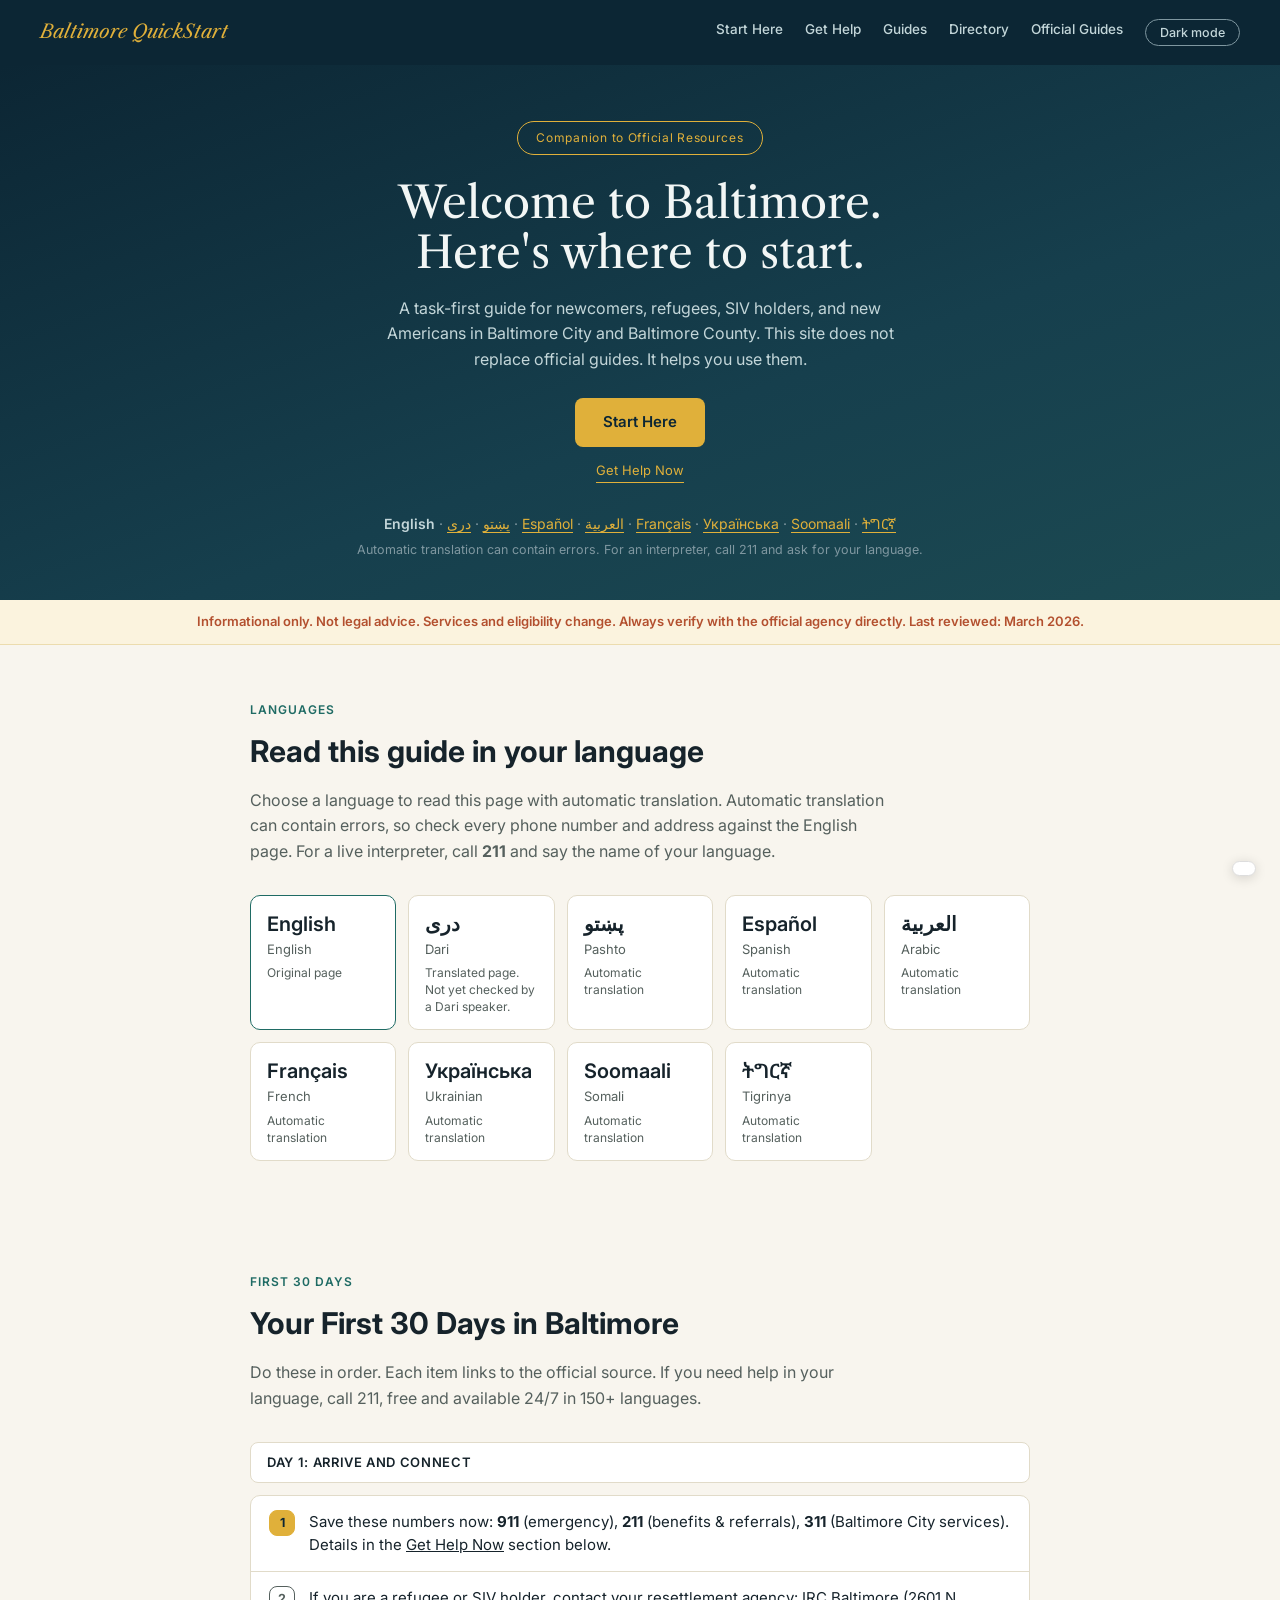
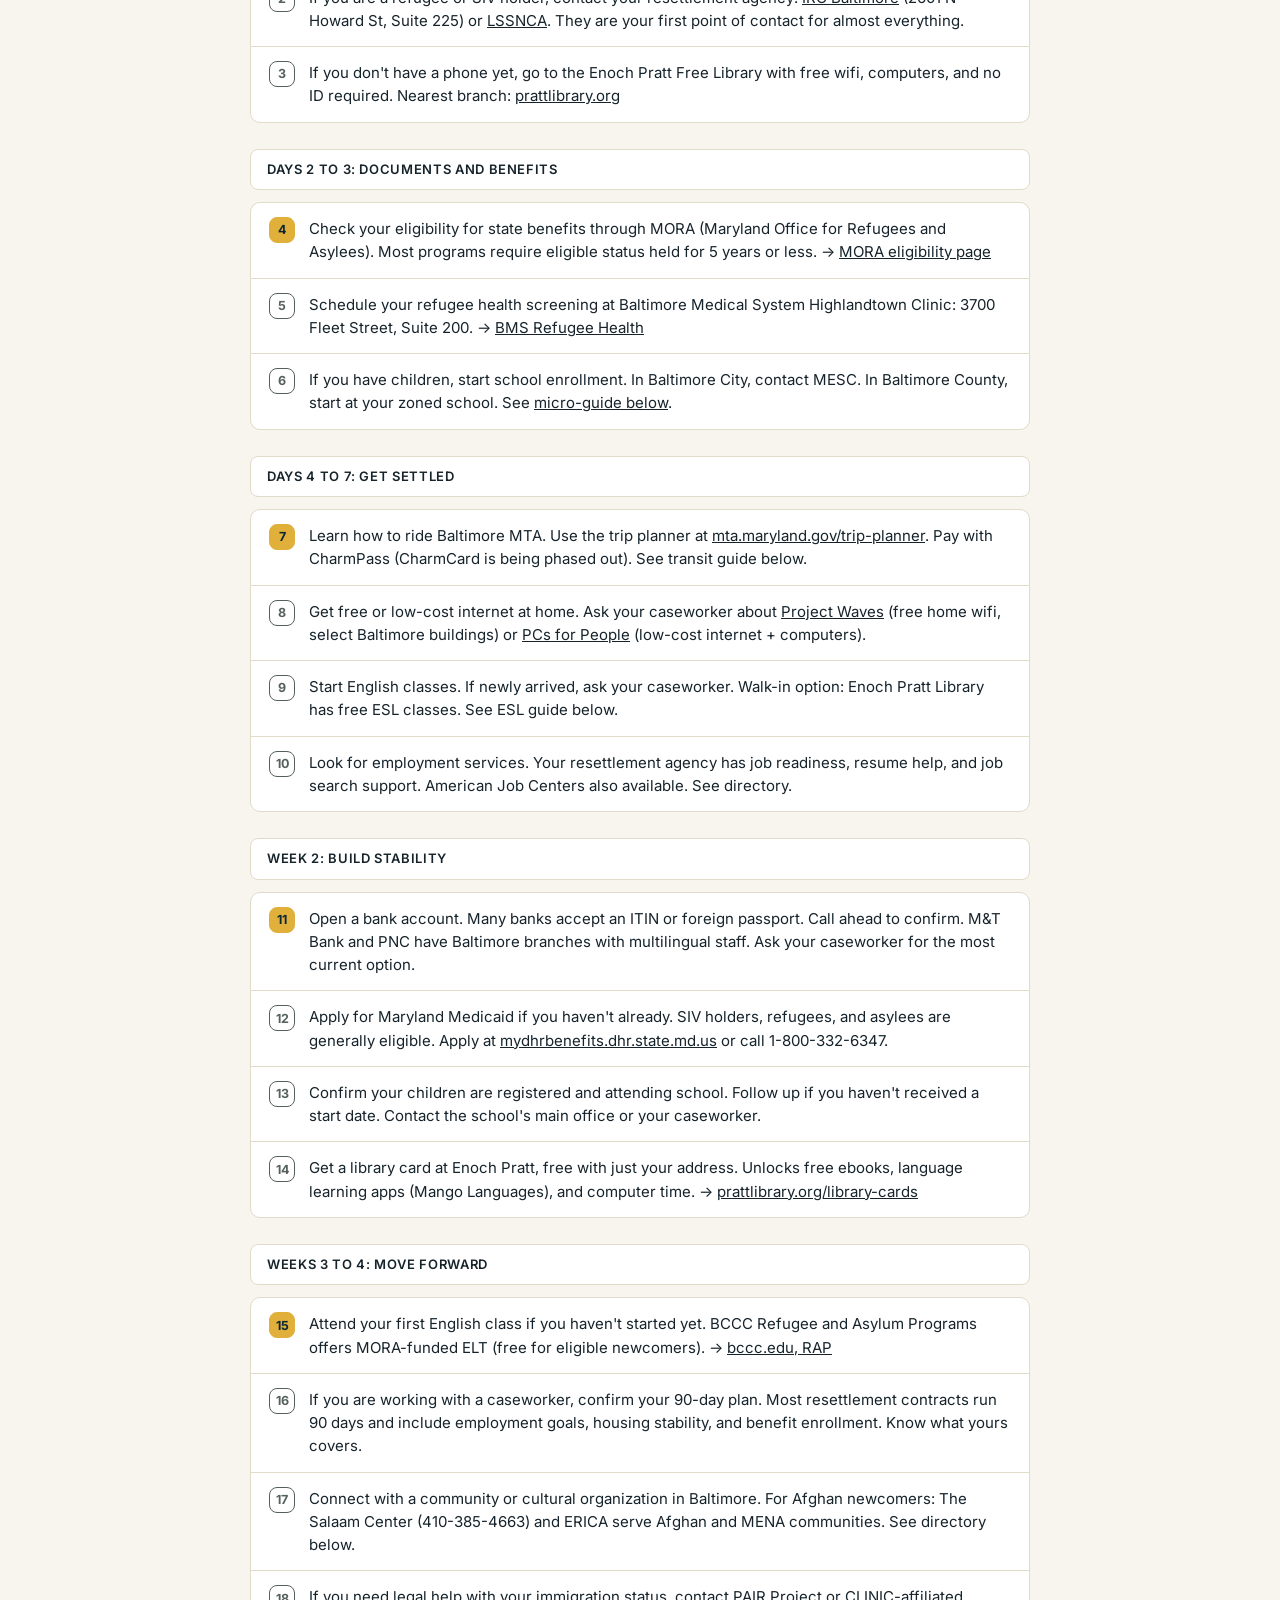
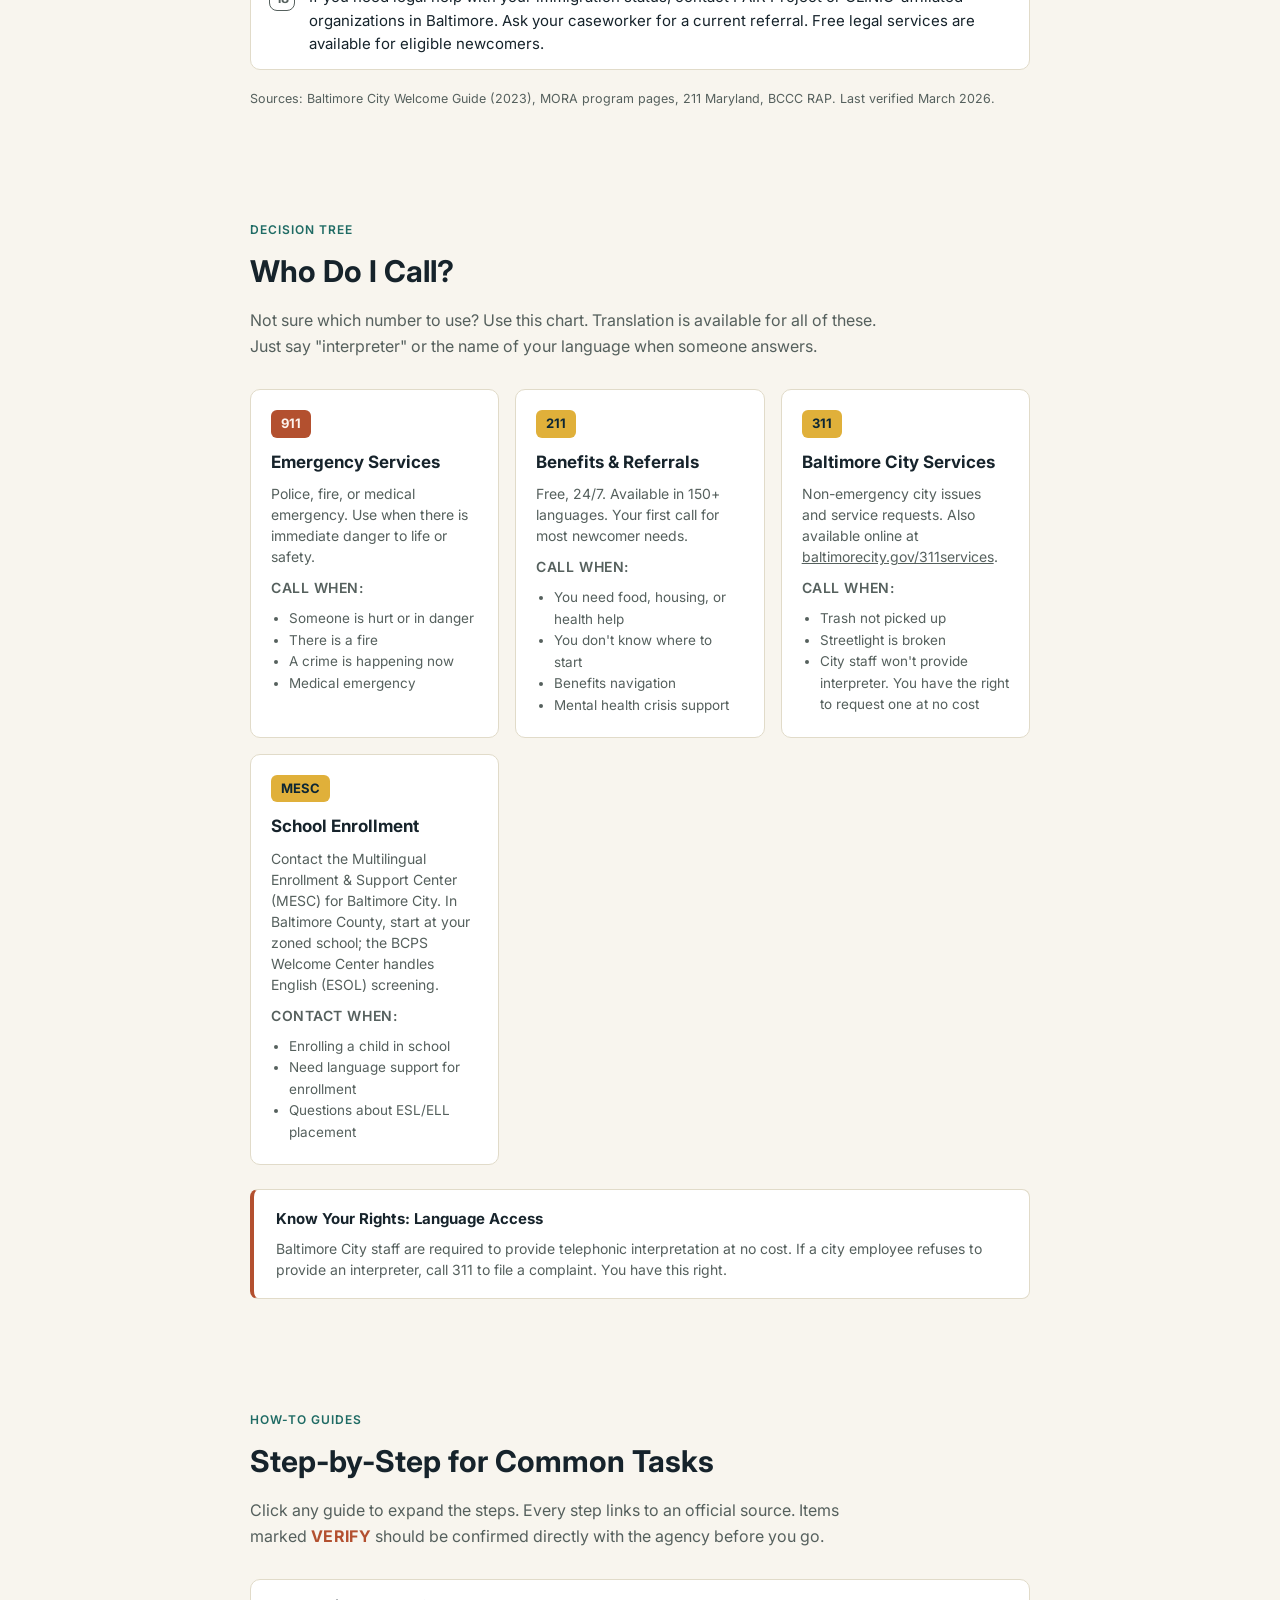
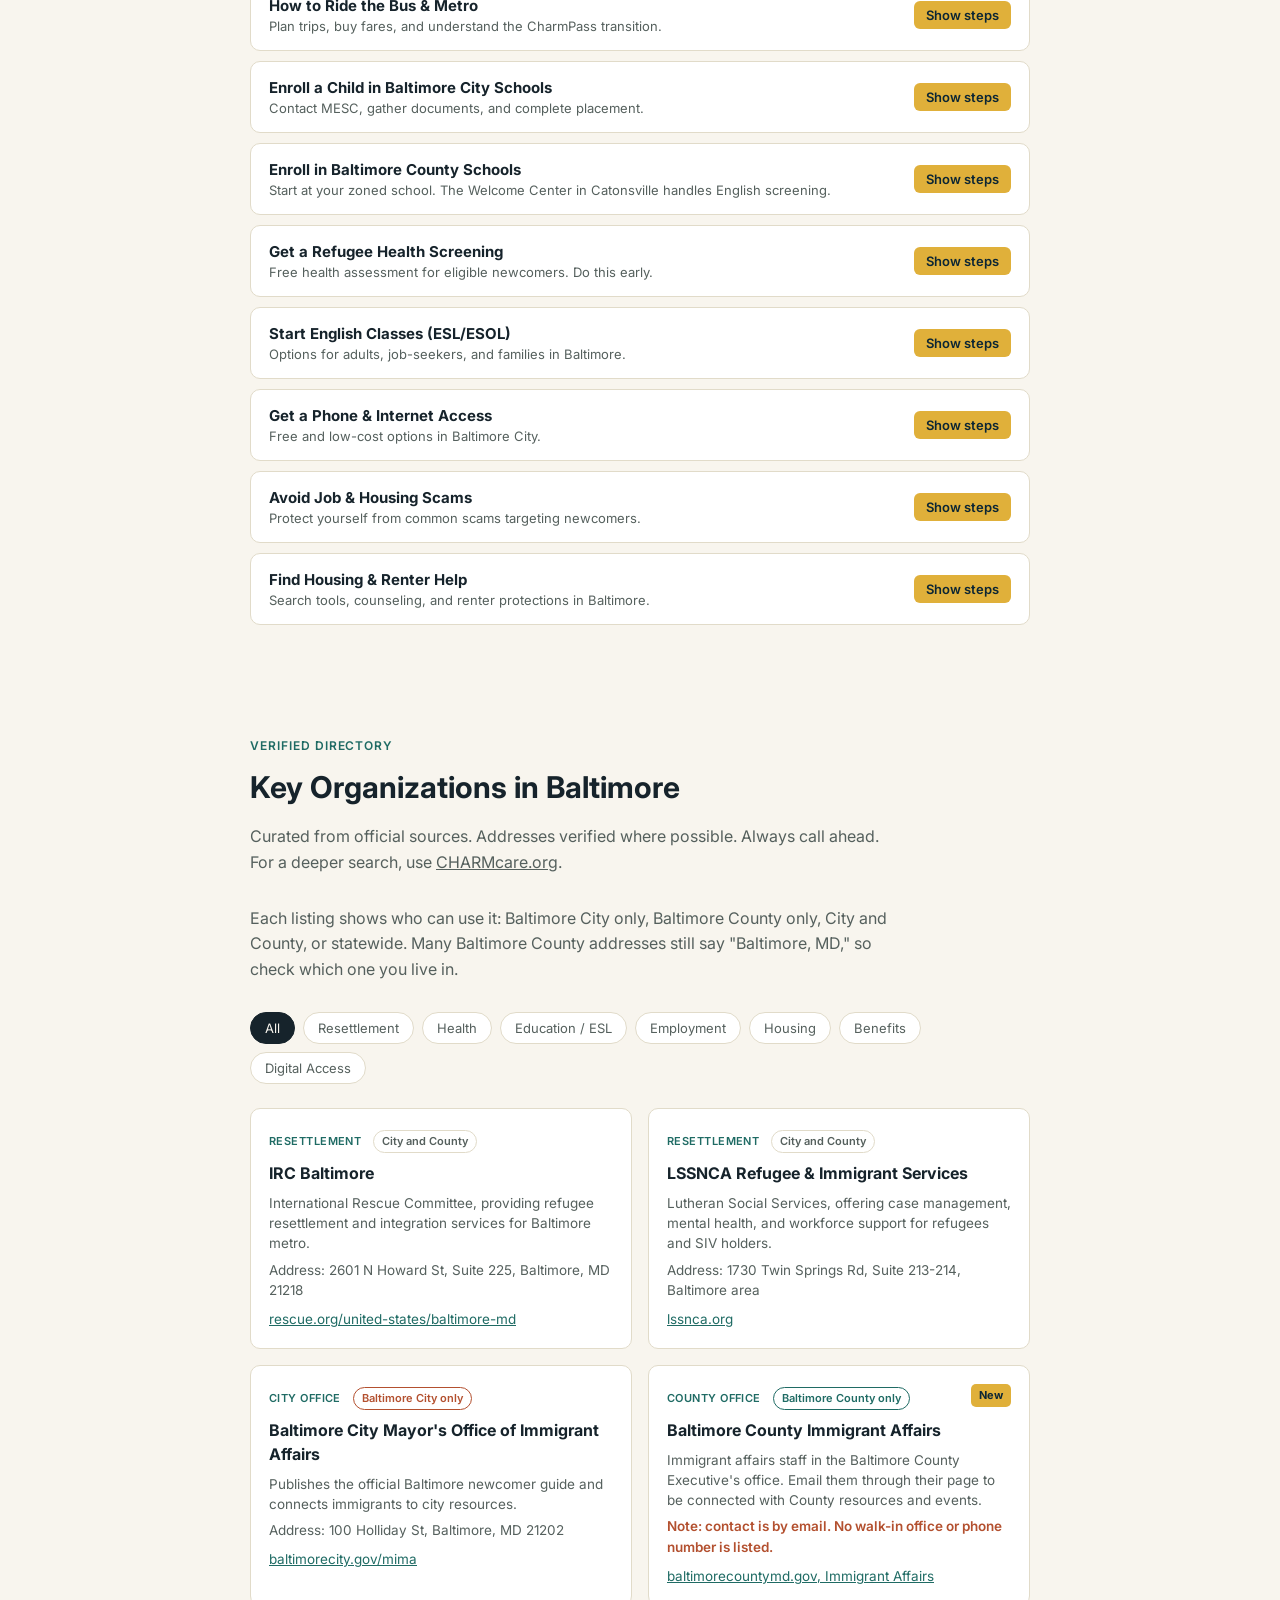
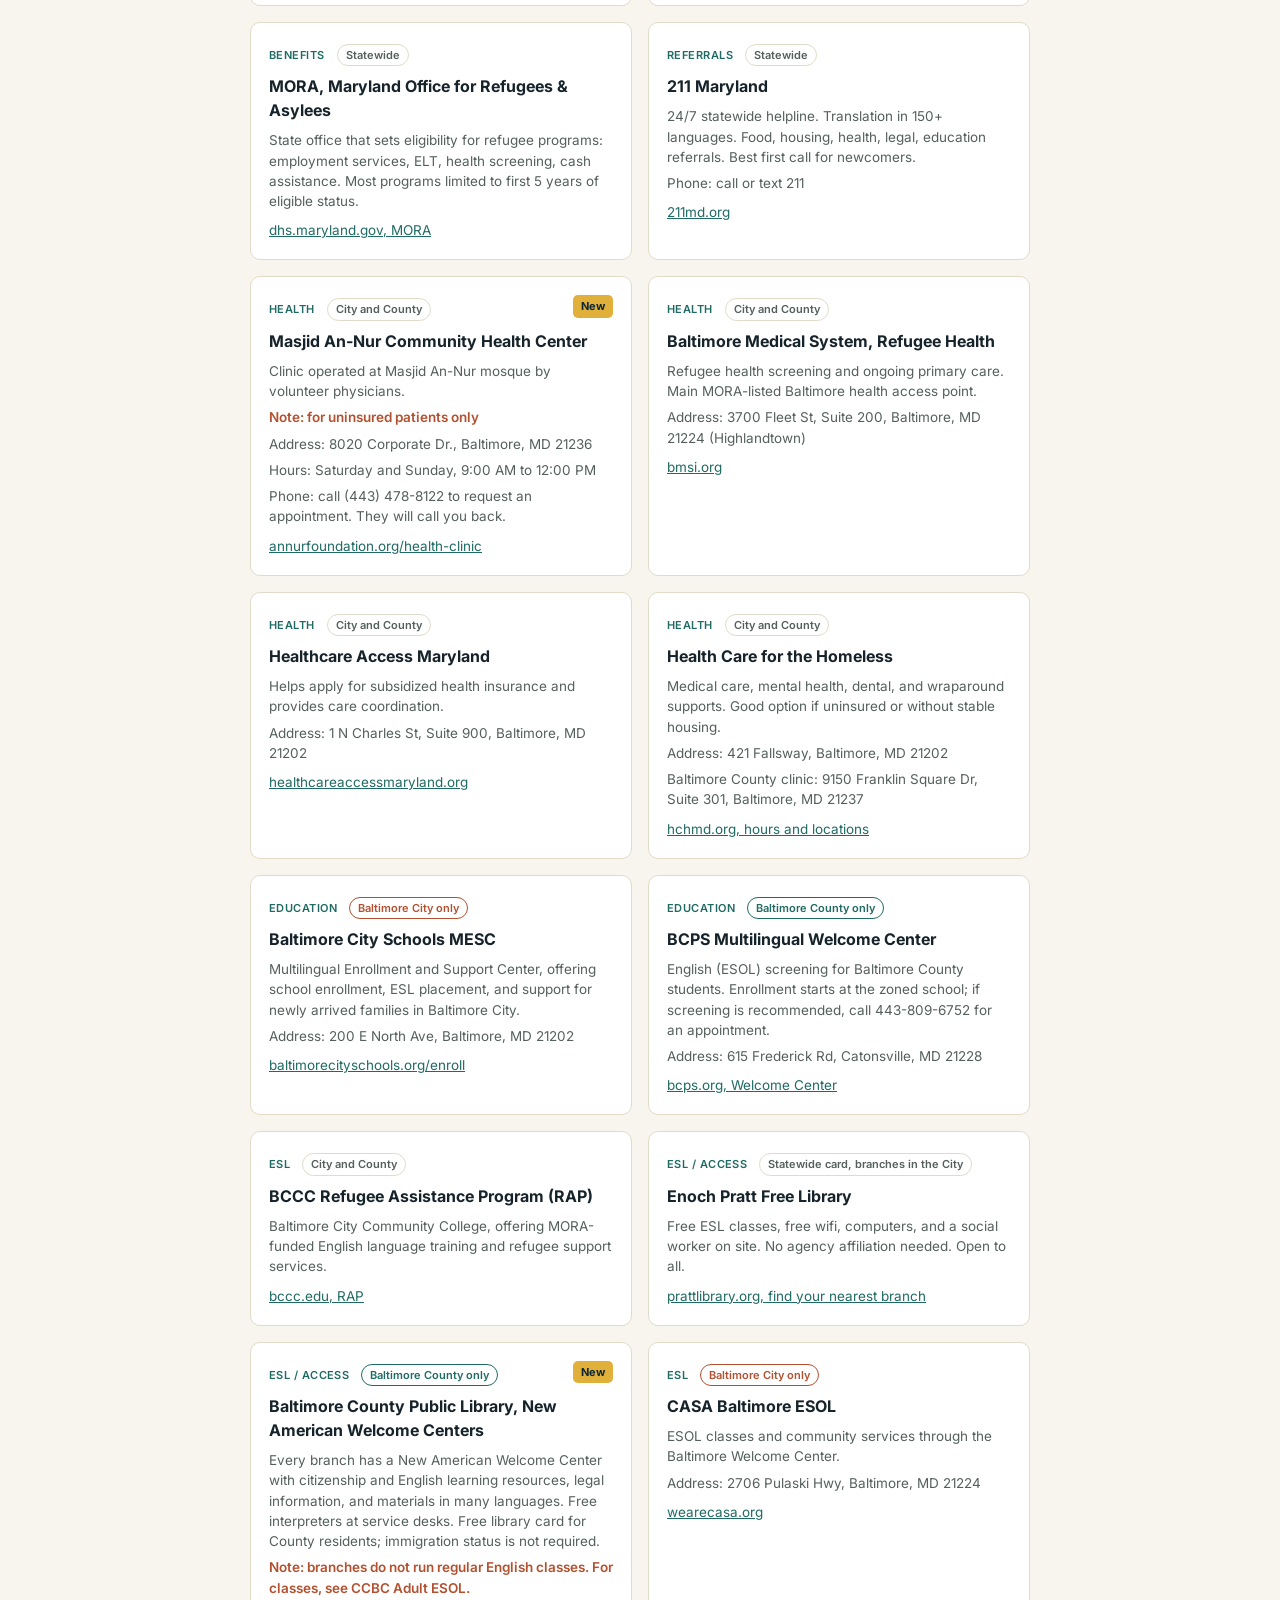
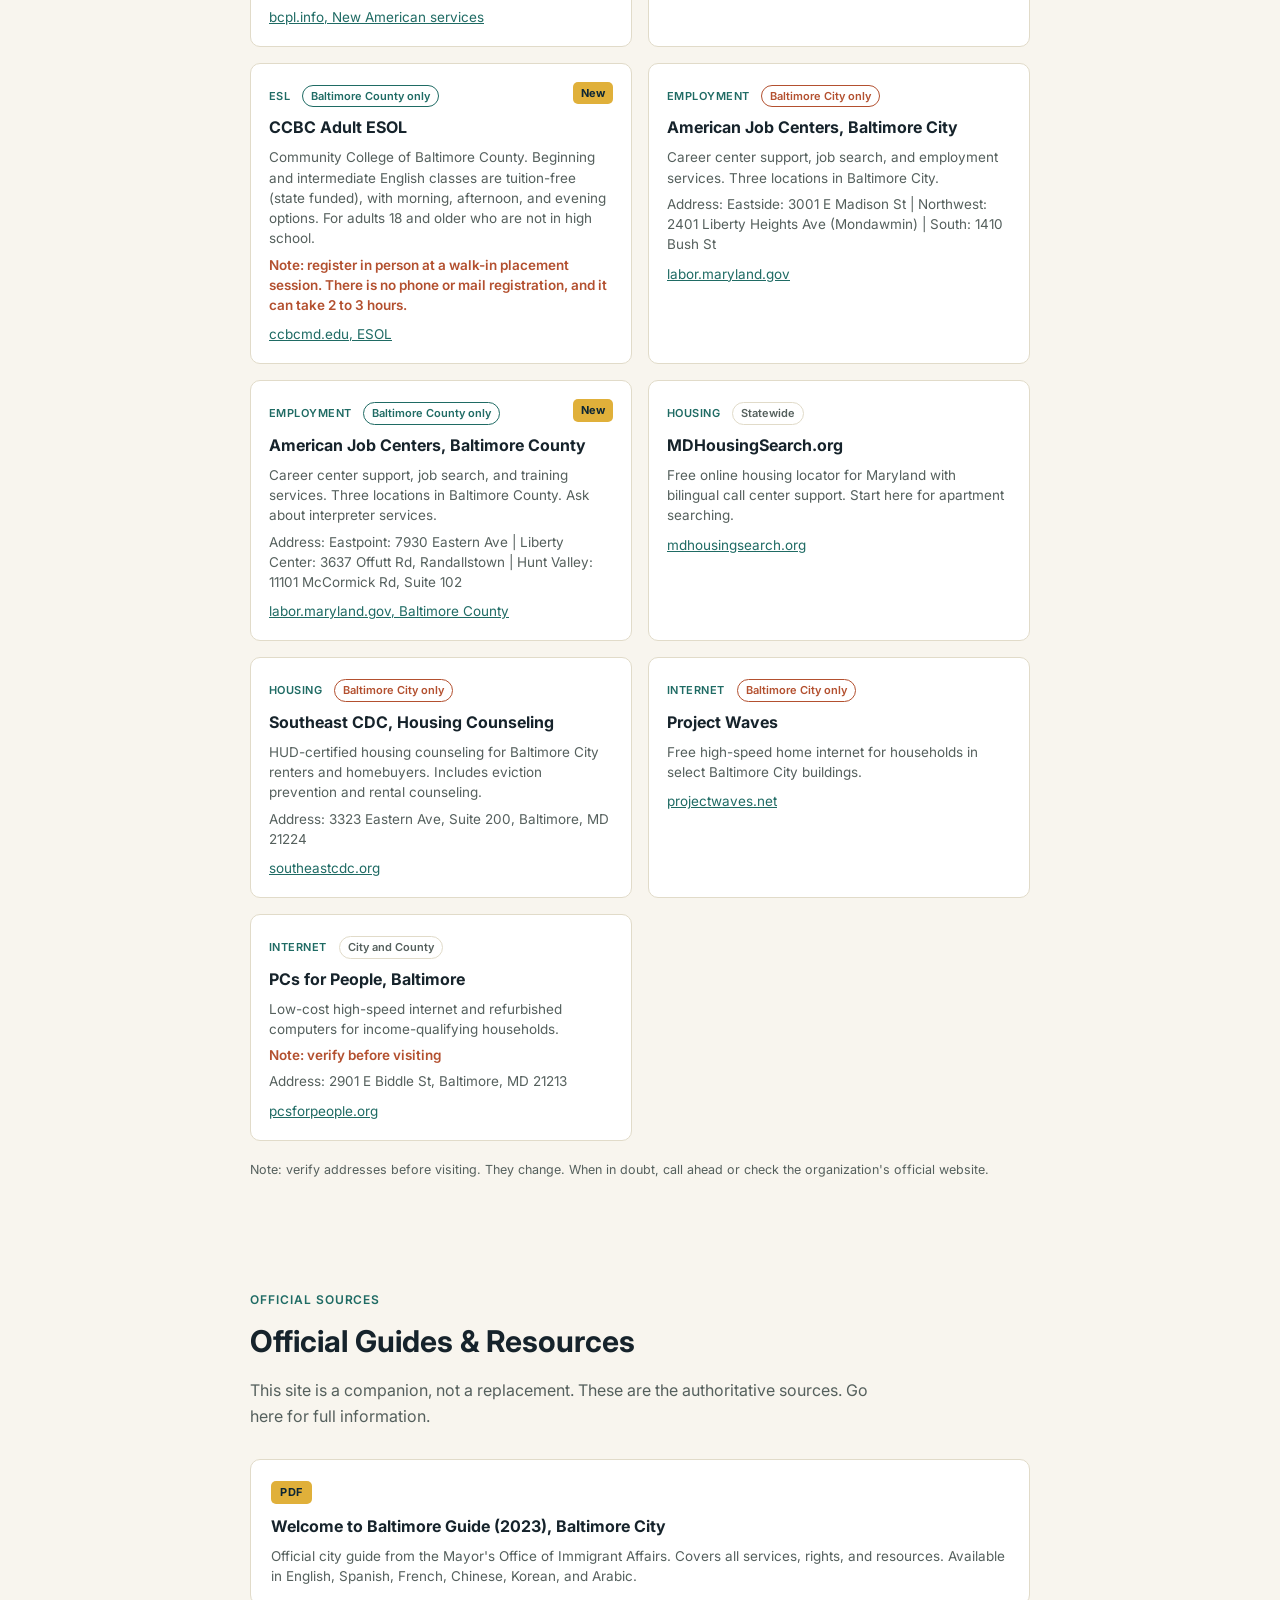
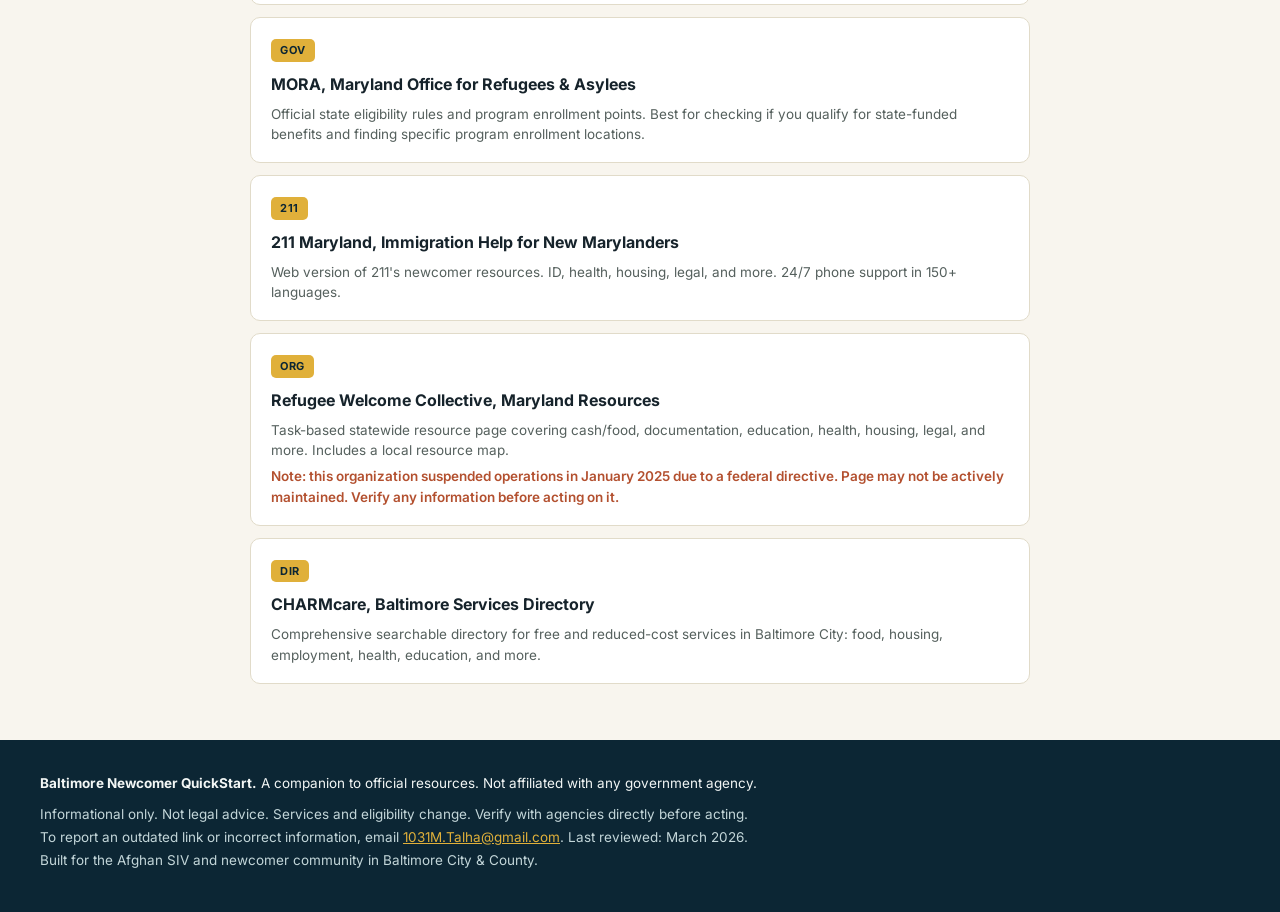
<file: index.html>
<!doctype html>
<html lang="en">
<head>
  <meta charset="utf-8">
  <meta name="viewport" content="width=device-width, initial-scale=1">
  <title>Baltimore Newcomer QuickStart: Refugee and Newcomer Guide for Baltimore</title>
  <link rel="preconnect" href="https://fonts.googleapis.com">
  <link rel="preconnect" href="https://fonts.gstatic.com" crossorigin>
  <link href="https://fonts.googleapis.com/css2?family=Libre+Caslon+Text:ital@0;1&family=Inter:wght@400;500;600;700&display=swap" rel="stylesheet">
  <link href="https://fonts.googleapis.com/css2?family=Noto+Sans+Ethiopic:wght@400;600&display=swap" rel="stylesheet">
  <link rel="stylesheet" href="styles.css">
  <!-- i18n:alternates:start -->
  <link rel="alternate" hreflang="en" href="./">
  <link rel="alternate" hreflang="fa-AF" href="fa/">
    <!-- i18n:alternates:end -->
  <script>
    (function () {
      var stored = localStorage.getItem('theme');
      var theme = stored || (window.matchMedia('(prefers-color-scheme: dark)').matches ? 'dark' : 'light');
      if (theme === 'dark') {
        document.documentElement.setAttribute('data-theme', 'dark');
      }
    })();
  </script>
</head>
<body>
  <header class="site-header">
    <a class="brand" href="#top">Baltimore QuickStart</a>
    <nav class="site-nav">
      <a href="#first-30-days">Start Here</a>
      <a href="#get-help">Get Help</a>
      <a href="#guides">Guides</a>
      <a href="#directory">Directory</a>
      <a href="#official">Official Guides</a>
      <button id="theme-toggle" class="theme-toggle" type="button" aria-pressed="false">Dark mode</button>
    </nav>
  </header>

  <main id="top">
    <section id="start-here" class="hero">
      <p class="eyebrow-badge">Companion to Official Resources</p>
      <h1>Welcome to Baltimore.<br>Here's where to start.</h1>
      <p class="hero-sub">A task-first guide for newcomers, refugees, SIV holders, and new Americans in Baltimore City and Baltimore County. This site does not replace official guides. It helps you use them.</p>
      <a class="cta-primary" href="#first-30-days">Start Here</a>
      <br>
      <a class="cta-link" href="#get-help">Get Help Now</a>
      <!-- i18n:langs:start -->
      <p class="hero-langs"><span class="lang-links" translate="no"><a href="./" data-gtlang="en" hreflang="en" lang="en" class="notranslate" aria-current="true">English</a> &middot; <a href="fa/" hreflang="fa-AF" lang="fa-AF" class="notranslate">دری</a> &middot; <a href="?lang=ps" data-gtlang="ps" lang="ps" class="notranslate">پښتو</a> &middot; <a href="?lang=es" data-gtlang="es" lang="es" class="notranslate">Español</a> &middot; <a href="?lang=ar" data-gtlang="ar" lang="ar" class="notranslate">العربية</a> &middot; <a href="?lang=fr" data-gtlang="fr" lang="fr" class="notranslate">Français</a> &middot; <a href="?lang=uk" data-gtlang="uk" lang="uk" class="notranslate">Українська</a> &middot; <a href="?lang=so" data-gtlang="so" lang="so" class="notranslate">Soomaali</a> &middot; <a href="?lang=ti" data-gtlang="ti" lang="ti" class="notranslate">ትግርኛ</a></span><br>Automatic translation can contain errors. For an interpreter, call 211 and ask for your language.</p>
    <!-- i18n:langs:end -->
    </section>

    <p class="disclaimer-bar">Informational only. Not legal advice. Services and eligibility change. Always verify with the official agency directly. Last reviewed: March 2026.</p>

    <section id="languages" class="content-section lang-section" data-i18n="skip">
      <p class="eyebrow-label">Languages</p>
      <h2>Read this guide in your language</h2>
      <p class="section-intro">Choose a language to read this page with automatic translation. Automatic translation can contain errors, so check every phone number and address against the English page. For a live interpreter, call <strong>211</strong> and say the name of your language.</p>
      <!-- i18n:langgrid:start -->
      <ul class="lang-grid" translate="no">
          <li><a class="lang-card" href="./" data-gtlang="en" hreflang="en" lang="en" aria-current="true"><span class="lang-native">English</span><span class="lang-english">English</span><span class="lang-note">Original page</span></a></li>
          <li><a class="lang-card" href="fa/" hreflang="fa-AF" lang="fa-AF"><span class="lang-native">دری</span><span class="lang-english">Dari</span><span class="lang-note">Translated page. Not yet checked by a Dari speaker.</span></a></li>
          <li><a class="lang-card" href="?lang=ps" data-gtlang="ps" lang="ps"><span class="lang-native">پښتو</span><span class="lang-english">Pashto</span><span class="lang-note">Automatic translation</span></a></li>
          <li><a class="lang-card" href="?lang=es" data-gtlang="es" lang="es"><span class="lang-native">Español</span><span class="lang-english">Spanish</span><span class="lang-note">Automatic translation</span></a></li>
          <li><a class="lang-card" href="?lang=ar" data-gtlang="ar" lang="ar"><span class="lang-native">العربية</span><span class="lang-english">Arabic</span><span class="lang-note">Automatic translation</span></a></li>
          <li><a class="lang-card" href="?lang=fr" data-gtlang="fr" lang="fr"><span class="lang-native">Français</span><span class="lang-english">French</span><span class="lang-note">Automatic translation</span></a></li>
          <li><a class="lang-card" href="?lang=uk" data-gtlang="uk" lang="uk"><span class="lang-native">Українська</span><span class="lang-english">Ukrainian</span><span class="lang-note">Automatic translation</span></a></li>
          <li><a class="lang-card" href="?lang=so" data-gtlang="so" lang="so"><span class="lang-native">Soomaali</span><span class="lang-english">Somali</span><span class="lang-note">Automatic translation</span></a></li>
          <li><a class="lang-card" href="?lang=ti" data-gtlang="ti" lang="ti"><span class="lang-native">ትግርኛ</span><span class="lang-english">Tigrinya</span><span class="lang-note">Automatic translation</span></a></li>
        </ul>
    <!-- i18n:langgrid:end -->
    </section>

    <section id="first-30-days" class="content-section">
      <p class="eyebrow-label">First 30 Days</p>
      <h2>Your First 30 Days in Baltimore</h2>
      <p class="section-intro">Do these in order. Each item links to the official source. If you need help in your language, call 211, free and available 24/7 in 150+ languages.</p>

      <h3 class="day-group">Day 1: Arrive and Connect</h3>
      <ol class="day-list">
        <li class="day-item"><span class="day-marker lead">1</span><span class="day-text">Save these numbers now: <strong>911</strong> (emergency), <strong>211</strong> (benefits &amp; referrals), <strong>311</strong> (Baltimore City services). Details in the <a href="#get-help">Get Help Now</a> section below.</span></li>
        <li class="day-item"><span class="day-marker">2</span><span class="day-text">If you are a refugee or SIV holder, contact your resettlement agency: <a href="https://www.rescue.org/united-states/baltimore-md">IRC Baltimore</a> (2601 N Howard St, Suite 225) or <a href="https://lssnca.org/programs/refugee-and-immigrant-services/refugee-immigrant.html">LSSNCA</a>. They are your first point of contact for almost everything.</span></li>
        <li class="day-item"><span class="day-marker">3</span><span class="day-text">If you don't have a phone yet, go to the Enoch Pratt Free Library with free wifi, computers, and no ID required. Nearest branch: <a href="https://www.prattlibrary.org">prattlibrary.org</a></span></li>
      </ol>

      <h3 class="day-group">Days 2 to 3: Documents and Benefits</h3>
      <ol class="day-list" start="4">
        <li class="day-item"><span class="day-marker lead">4</span><span class="day-text">Check your eligibility for state benefits through MORA (Maryland Office for Refugees and Asylees). Most programs require eligible status held for 5 years or less. &rarr; <a href="https://dhs.maryland.gov/maryland-office-for-refugees-and-asylees/who-is-eligible-for-benefits/">MORA eligibility page</a></span></li>
        <li class="day-item"><span class="day-marker">5</span><span class="day-text">Schedule your refugee health screening at Baltimore Medical System Highlandtown Clinic: 3700 Fleet Street, Suite 200. &rarr; <a href="https://bmsi.org/our-programs/the-refugee-health-program/">BMS Refugee Health</a></span></li>
        <li class="day-item"><span class="day-marker">6</span><span class="day-text">If you have children, start school enrollment. In Baltimore City, contact MESC. In Baltimore County, start at your zoned school. See <a href="#guides">micro-guide below</a>.</span></li>
      </ol>

      <h3 class="day-group">Days 4 to 7: Get Settled</h3>
      <ol class="day-list" start="7">
        <li class="day-item"><span class="day-marker lead">7</span><span class="day-text">Learn how to ride Baltimore MTA. Use the trip planner at <a href="https://www.mta.maryland.gov/trip-planner">mta.maryland.gov/trip-planner</a>. Pay with CharmPass (CharmCard is being phased out). See transit guide below.</span></li>
        <li class="day-item"><span class="day-marker">8</span><span class="day-text">Get free or low-cost internet at home. Ask your caseworker about <a href="https://www.projectwaves.net">Project Waves</a> (free home wifi, select Baltimore buildings) or <a href="https://www.pcsforpeople.org/locations/baltimore/">PCs for People</a> (low-cost internet + computers).</span></li>
        <li class="day-item"><span class="day-marker">9</span><span class="day-text">Start English classes. If newly arrived, ask your caseworker. Walk-in option: Enoch Pratt Library has free ESL classes. See ESL guide below.</span></li>
        <li class="day-item"><span class="day-marker">10</span><span class="day-text">Look for employment services. Your resettlement agency has job readiness, resume help, and job search support. American Job Centers also available. See directory.</span></li>
      </ol>

      <h3 class="day-group">Week 2: Build Stability</h3>
      <ol class="day-list" start="11">
        <li class="day-item"><span class="day-marker lead">11</span><span class="day-text">Open a bank account. Many banks accept an ITIN or foreign passport. Call ahead to confirm. M&amp;T Bank and PNC have Baltimore branches with multilingual staff. Ask your caseworker for the most current option.</span></li>
        <li class="day-item"><span class="day-marker">12</span><span class="day-text">Apply for Maryland Medicaid if you haven't already. SIV holders, refugees, and asylees are generally eligible. Apply at <a href="https://mydhrbenefits.dhr.state.md.us">mydhrbenefits.dhr.state.md.us</a> or call 1-800-332-6347.</span></li>
        <li class="day-item"><span class="day-marker">13</span><span class="day-text">Confirm your children are registered and attending school. Follow up if you haven't received a start date. Contact the school's main office or your caseworker.</span></li>
        <li class="day-item"><span class="day-marker">14</span><span class="day-text">Get a library card at Enoch Pratt, free with just your address. Unlocks free ebooks, language learning apps (Mango Languages), and computer time. &rarr; <a href="https://www.prattlibrary.org/library-cards">prattlibrary.org/library-cards</a></span></li>
      </ol>

      <h3 class="day-group">Weeks 3 to 4: Move Forward</h3>
      <ol class="day-list" start="15">
        <li class="day-item"><span class="day-marker lead">15</span><span class="day-text">Attend your first English class if you haven't started yet. BCCC Refugee and Asylum Programs offers MORA-funded ELT (free for eligible newcomers). &rarr; <a href="https://www.bccc.edu/academics/english-language-services-basic-skills/refugee-assistance-program-rap">bccc.edu, RAP</a></span></li>
        <li class="day-item"><span class="day-marker">16</span><span class="day-text">If you are working with a caseworker, confirm your 90-day plan. Most resettlement contracts run 90 days and include employment goals, housing stability, and benefit enrollment. Know what yours covers.</span></li>
        <li class="day-item"><span class="day-marker">17</span><span class="day-text">Connect with a community or cultural organization in Baltimore. For Afghan newcomers: The Salaam Center (410-385-4663) and ERICA serve Afghan and MENA communities. See directory below.</span></li>
        <li class="day-item"><span class="day-marker">18</span><span class="day-text">If you need legal help with your immigration status, contact PAIR Project or CLINIC-affiliated organizations in Baltimore. Ask your caseworker for a current referral. Free legal services are available for eligible newcomers.</span></li>
      </ol>

      <p class="section-sources">Sources: Baltimore City Welcome Guide (2023), MORA program pages, 211 Maryland, BCCC RAP. Last verified March 2026.</p>
    </section>

    <section id="get-help" class="content-section">
      <p class="eyebrow-label">Decision Tree</p>
      <h2>Who Do I Call?</h2>
      <p class="section-intro">Not sure which number to use? Use this chart. Translation is available for all of these. Just say "interpreter" or the name of your language when someone answers.</p>

      <div class="decision-grid">
        <div class="decision-card urgent">
          <span class="decision-number">911</span>
          <h3>Emergency Services</h3>
          <p>Police, fire, or medical emergency. Use when there is immediate danger to life or safety.</p>
          <p class="decision-when">Call when:</p>
          <ul>
            <li>Someone is hurt or in danger</li>
            <li>There is a fire</li>
            <li>A crime is happening now</li>
            <li>Medical emergency</li>
          </ul>
        </div>
        <div class="decision-card">
          <span class="decision-number">211</span>
          <h3>Benefits &amp; Referrals</h3>
          <p>Free, 24/7. Available in 150+ languages. Your first call for most newcomer needs.</p>
          <p class="decision-when">Call when:</p>
          <ul>
            <li>You need food, housing, or health help</li>
            <li>You don't know where to start</li>
            <li>Benefits navigation</li>
            <li>Mental health crisis support</li>
          </ul>
        </div>
        <div class="decision-card">
          <span class="decision-number">311</span>
          <h3>Baltimore City Services</h3>
          <p>Non-emergency city issues and service requests. Also available online at <a href="https://www.baltimorecity.gov/311services">baltimorecity.gov/311services</a>.</p>
          <p class="decision-when">Call when:</p>
          <ul>
            <li>Trash not picked up</li>
            <li>Streetlight is broken</li>
            <li>City staff won't provide interpreter. You have the right to request one at no cost</li>
          </ul>
        </div>
        <div class="decision-card">
          <span class="decision-label">MESC</span>
          <h3>School Enrollment</h3>
          <p>Contact the Multilingual Enrollment &amp; Support Center (MESC) for Baltimore City. In Baltimore County, start at your zoned school; the BCPS Welcome Center handles English (ESOL) screening.</p>
          <p class="decision-when">Contact when:</p>
          <ul>
            <li>Enrolling a child in school</li>
            <li>Need language support for enrollment</li>
            <li>Questions about ESL/ELL placement</li>
          </ul>
        </div>
      </div>

      <div class="rights-callout">
        <h3>Know Your Rights: Language Access</h3>
        <p>Baltimore City staff are required to provide telephonic interpretation at no cost. If a city employee refuses to provide an interpreter, call 311 to file a complaint. You have this right.</p>
      </div>
    </section>

    <section id="guides" class="content-section">
      <p class="eyebrow-label">How-To Guides</p>
      <h2>Step-by-Step for Common Tasks</h2>
      <p class="section-intro">Click any guide to expand the steps. Every step links to an official source. Items marked <strong class="verify-flag">VERIFY</strong> should be confirmed directly with the agency before you go.</p>

      <div class="guide-list">
        <div class="guide" data-guide>
          <button class="guide-toggle" type="button">
            <span>
              <strong>How to Ride the Bus &amp; Metro</strong>
              <small>Plan trips, buy fares, and understand the CharmPass transition.</small>
            </span>
            <span class="guide-toggle-label">Show steps</span>
          </button>
          <ol class="guide-steps">
            <li>Plan your trip using the <a href="https://www.mta.maryland.gov/trip-planner">MTA Trip Planner</a> at mta.maryland.gov/trip-planner. Enter your start and end address.</li>
            <li>Pay with CharmPass. CharmCard is being phased out. Load CharmPass on your phone or buy at transit locations. <strong class="verify-flag">VERIFY</strong> current fares at <a href="https://www.mta.maryland.gov">mta.maryland.gov</a>.</li>
            <li>If you need help using the app, ask at an Enoch Pratt Library branch. Staff can assist.</li>
            <li>For accessibility or paratransit needs, contact MTA directly through their website.</li>
          </ol>
        </div>

        <div class="guide" data-guide>
          <button class="guide-toggle" type="button">
            <span>
              <strong>Enroll a Child in Baltimore City Schools</strong>
              <small>Contact MESC, gather documents, and complete placement.</small>
            </span>
            <span class="guide-toggle-label">Show steps</span>
          </button>
          <ol class="guide-steps">
            <li>Go to the Multilingual Enrollment and Support Center (MESC) at 200 E North Ave, Baltimore, MD 21202. Or start online: <a href="https://www.baltimorecityschools.org/enroll">baltimorecityschools.org/enroll</a></li>
            <li>Bring: proof of address, proof of age (birth certificate or passport), immunization records, and any prior school records. <strong class="verify-flag">VERIFY</strong> the current document list before you go.</li>
            <li>Your child will receive an ESL assessment if English is not their first language.</li>
            <li>If you are not sure which school is zoned for your address, MESC staff can help. Interpretation is available.</li>
          </ol>
        </div>

        <div class="guide" data-guide>
          <button class="guide-toggle" type="button">
            <span>
              <strong>Enroll in Baltimore County Schools</strong>
              <small>Start at your zoned school. The Welcome Center in Catonsville handles English screening.</small>
            </span>
            <span class="guide-toggle-label">Show steps</span>
          </button>
          <ol class="guide-steps">
            <li>Start at your child's zoned school. Enrollment begins there. Use the School Locator on bcps.org to find it.</li>
            <li>If the school recommends an English (ESOL) screening, call the BCPS Welcome Center at 443-809-6752 to book an appointment. &rarr; <a href="https://www.bcps.org/curriculum/academics/esol_and_world_languages/esol/esol_welcome_center">BCPS Welcome Center page</a></li>
            <li>The Welcome Center is at 615 Frederick Rd, Catonsville, MD 21228.</li>
            <li>Bring: proof of address, proof of age, immunization records, prior school records.</li>
            <li>English language development screening will be conducted to determine placement.</li>
          </ol>
        </div>

        <div class="guide" data-guide>
          <button class="guide-toggle" type="button">
            <span>
              <strong>Get a Refugee Health Screening</strong>
              <small>Free health assessment for eligible newcomers. Do this early.</small>
            </span>
            <span class="guide-toggle-label">Show steps</span>
          </button>
          <ol class="guide-steps">
            <li>Who is eligible: Refugees, asylees, SIV holders, Afghan and Ukrainian humanitarian parolees, Cuban/Haitian entrants, see the <a href="https://dhs.maryland.gov/maryland-office-for-refugees-and-asylees/who-is-eligible-for-benefits/">MORA eligibility page</a>.</li>
            <li>Go to Baltimore Medical System, Highlandtown Healthy Living Center, 3700 Fleet Street, Suite 200, Baltimore, MD 21224.</li>
            <li>Call ahead to schedule: <a href="https://bmsi.org/our-programs/the-refugee-health-program/">bmsi.org</a>. <strong class="verify-flag">VERIFY</strong> current phone number and hours.</li>
            <li>Bring your immigration documents and any medical records you have.</li>
            <li>After your screening, the clinic can connect you to ongoing primary care.</li>
            <li>If you have lost your insurance, Masjid An-Nur Community Health Center may be able to help (for uninsured patients only). Call (443) 478-8122. &rarr; <a href="https://annurfoundation.org/health-clinic">annurfoundation.org/health-clinic</a></li>
          </ol>
        </div>

        <div class="guide" data-guide>
          <button class="guide-toggle" type="button">
            <span>
              <strong>Start English Classes (ESL/ESOL)</strong>
              <small>Options for adults, job-seekers, and families in Baltimore.</small>
            </span>
            <span class="guide-toggle-label">Show steps</span>
          </button>
          <ol class="guide-steps">
            <li>If newly arrived refugee: ask your caseworker first. They can enroll you in MORA-funded English Language Training (ELT) at no cost.</li>
            <li>BCCC Refugee Assistance Program (RAP): Baltimore City Community College offers ESL for refugees. &rarr; <a href="https://www.bccc.edu/academics/english-language-services-basic-skills/refugee-assistance-program-rap">BCCC RAP page</a></li>
            <li>Enoch Pratt Library: free ESL classes at some branches, no caseworker required. &rarr; <a href="https://www.prattlibrary.org">prattlibrary.org</a></li>
            <li>CASA Baltimore: ESOL classes, 2706 Pulaski Hwy. &rarr; <a href="https://wearecasa.org/esol-classes-in-baltimore/">wearecasa.org</a></li>
            <li>CCBC (Baltimore County): continuing education ESOL. &rarr; <a href="https://www.ccbcmd.edu/Programs-and-Courses/Continuing-Education/Adult-Education/ESOL/index.html">CCBC ESOL page</a></li>
          </ol>
        </div>

        <div class="guide" data-guide>
          <button class="guide-toggle" type="button">
            <span>
              <strong>Get a Phone &amp; Internet Access</strong>
              <small>Free and low-cost options in Baltimore City.</small>
            </span>
            <span class="guide-toggle-label">Show steps</span>
          </button>
          <ol class="guide-steps">
            <li>Free home wifi: Project Waves offers free high-speed internet in select Baltimore City buildings. Ask your caseworker or building manager. &rarr; <a href="https://www.projectwaves.net/waves-home-internet">Project Waves</a></li>
            <li>Low-cost internet + computers: PCs for People, 2901 E Biddle St, Baltimore. <strong class="verify-flag">VERIFY</strong> current walk-in hours. &rarr; <a href="https://www.pcsforpeople.org/locations/baltimore/">PCs for People</a></li>
            <li>Free wifi + computers right now: any Enoch Pratt Free Library branch. No ID required for wifi. &rarr; <a href="https://www.prattlibrary.org">prattlibrary.org</a></li>
            <li>Ask your resettlement agency about Lifeline, a federal program for low-income phone plans.</li>
          </ol>
        </div>

        <div class="guide" data-guide>
          <button class="guide-toggle" type="button">
            <span>
              <strong>Avoid Job &amp; Housing Scams</strong>
              <small>Protect yourself from common scams targeting newcomers.</small>
            </span>
            <span class="guide-toggle-label">Show steps</span>
          </button>
          <ol class="guide-steps">
            <li>Job scam red flags: jobs that ask you to pay money upfront, ask for bank info before hiring, or promise very high pay for little work. &rarr; <a href="https://consumer.ftc.gov/articles/job-scams">FTC job scam guide</a></li>
            <li>Rental scam red flags: landlord asks for cash deposit before you see the apartment, price is far below market rate, landlord will not meet in person. &rarr; <a href="https://consumer.ftc.gov/articles/rental-listing-scams">FTC rental scam guide</a></li>
            <li>Report scams to the Maryland Office of the Attorney General: <a href="https://oag.maryland.gov/i-need-to/Pages/business-complaints.aspx">oag.maryland.gov</a></li>
            <li>Report hate incidents at <a href="https://nohomeforhate.md.gov">nohomeforhate.md.gov</a> or call the OAG hate crimes hotline.</li>
          </ol>
        </div>

        <div class="guide" data-guide>
          <button class="guide-toggle" type="button">
            <span>
              <strong>Find Housing &amp; Renter Help</strong>
              <small>Search tools, counseling, and renter protections in Baltimore.</small>
            </span>
            <span class="guide-toggle-label">Show steps</span>
          </button>
          <ol class="guide-steps">
            <li><strong class="verify-flag">Important note:</strong> there are no specialized housing programs specifically for new arrivals in Maryland. You will use general housing resources.</li>
            <li>Search for housing: <a href="https://www.mdhousingsearch.org">MDHousingSearch.org</a>, free with bilingual call center support.</li>
            <li>Housing counseling (free): Southeast CDC, 3323 Eastern Ave, Suite 200, Baltimore. &rarr; <a href="https://www.southeastcdc.org/housing-counseling/">southeastcdc.org</a></li>
            <li>Rental assistance: Baltimore City Community Action Partnership (CAP). &rarr; <a href="https://www.bmorechildren.com/cap">bmorechildren.com/cap</a></li>
            <li>Renter rights &amp; eviction prevention: <a href="https://www.baltimorecity.gov/dhcd/our-work/resources-for-renters">Baltimore City DHCD renters page</a></li>
          </ol>
        </div>
      </div>
    </section>

    <section id="directory" class="content-section">
      <p class="eyebrow-label">Verified Directory</p>
      <h2>Key Organizations in Baltimore</h2>
      <p class="section-intro">Curated from official sources. Addresses verified where possible. Always call ahead. For a deeper search, use <a href="https://www.charmcare.org">CHARMcare.org</a>.</p>
      <p class="section-intro">Each listing shows who can use it: Baltimore City only, Baltimore County only, City and County, or statewide. Many Baltimore County addresses still say "Baltimore, MD," so check which one you live in.</p>

      <div class="filter-bar">
        <button class="filter-btn is-active" data-filter="All" type="button">All</button>
        <button class="filter-btn" data-filter="Resettlement" type="button">Resettlement</button>
        <button class="filter-btn" data-filter="Health" type="button">Health</button>
        <button class="filter-btn" data-filter="Education" type="button">Education / ESL</button>
        <button class="filter-btn" data-filter="Employment" type="button">Employment</button>
        <button class="filter-btn" data-filter="Housing" type="button">Housing</button>
        <button class="filter-btn" data-filter="Benefits" type="button">Benefits</button>
        <button class="filter-btn" data-filter="Digital" type="button">Digital Access</button>
      </div>

      <div class="org-grid">
        <div class="org-card" data-org data-area="both" data-category="Resettlement">
          <span class="org-tag">Resettlement</span>
          <span class="org-area org-area-both">City and County</span>
          <h3>IRC Baltimore</h3>
          <p>International Rescue Committee, providing refugee resettlement and integration services for Baltimore metro.</p>
          <p class="org-address">Address: 2601 N Howard St, Suite 225, Baltimore, MD 21218</p>
          <a href="https://www.rescue.org/united-states/baltimore-md">rescue.org/united-states/baltimore-md</a>
        </div>
        <div class="org-card" data-org data-area="both" data-category="Resettlement">
          <span class="org-tag">Resettlement</span>
          <span class="org-area org-area-both">City and County</span>
          <h3>LSSNCA Refugee &amp; Immigrant Services</h3>
          <p>Lutheran Social Services, offering case management, mental health, and workforce support for refugees and SIV holders.</p>
          <p class="org-address">Address: 1730 Twin Springs Rd, Suite 213-214, Baltimore area</p>
          <a href="https://lssnca.org/programs/refugee-and-immigrant-services/refugee-immigrant.html">lssnca.org</a>
        </div>
        <div class="org-card" data-org data-area="city" data-category="Resettlement">
          <span class="org-tag">City Office</span>
          <span class="org-area org-area-city">Baltimore City only</span>
          <h3>Baltimore City Mayor's Office of Immigrant Affairs</h3>
          <p>Publishes the official Baltimore newcomer guide and connects immigrants to city resources.</p>
          <p class="org-address">Address: 100 Holliday St, Baltimore, MD 21202</p>
          <a href="https://www.baltimorecity.gov/mima">baltimorecity.gov/mima</a>
        </div>
        <div class="org-card" data-org data-area="county" data-category="Resettlement">
          <span class="org-tag">County Office</span>
          <span class="org-area org-area-county">Baltimore County only</span>
          <span class="org-new">New</span>
          <h3>Baltimore County Immigrant Affairs</h3>
          <p>Immigrant affairs staff in the Baltimore County Executive's office. Email them through their page to be connected with County resources and events.</p>
          <p class="org-note">Note: contact is by email. No walk-in office or phone number is listed.</p>
          <a href="https://baltimorecountymd.gov/departments/county-executive/immigrant-affairs">baltimorecountymd.gov, Immigrant Affairs</a>
        </div>
        <div class="org-card" data-org data-area="statewide" data-category="Benefits">
          <span class="org-tag">Benefits</span>
          <span class="org-area org-area-statewide">Statewide</span>
          <h3>MORA, Maryland Office for Refugees &amp; Asylees</h3>
          <p>State office that sets eligibility for refugee programs: employment services, ELT, health screening, cash assistance. Most programs limited to first 5 years of eligible status.</p>
          <a href="https://dhs.maryland.gov/maryland-office-for-refugees-and-asylees/">dhs.maryland.gov, MORA</a>
        </div>
        <div class="org-card" data-org data-area="statewide" data-category="Benefits">
          <span class="org-tag">Referrals</span>
          <span class="org-area org-area-statewide">Statewide</span>
          <h3>211 Maryland</h3>
          <p>24/7 statewide helpline. Translation in 150+ languages. Food, housing, health, legal, education referrals. Best first call for newcomers.</p>
          <p class="org-address">Phone: call or text 211</p>
          <a href="https://211md.org/resources/new-to-the-us-and-maryland/">211md.org</a>
        </div>
        <div class="org-card" data-org data-area="both" data-category="Health">
          <span class="org-tag">Health</span>
          <span class="org-area org-area-both">City and County</span>
          <span class="org-new">New</span>
          <h3>Masjid An-Nur Community Health Center</h3>
          <p>Clinic operated at Masjid An-Nur mosque by volunteer physicians.</p>
          <p class="org-note">Note: for uninsured patients only</p>
          <p class="org-address">Address: 8020 Corporate Dr., Baltimore, MD 21236</p>
          <p class="org-address">Hours: Saturday and Sunday, 9:00 AM to 12:00 PM</p>
          <p class="org-address">Phone: call (443) 478-8122 to request an appointment. They will call you back.</p>
          <a href="https://annurfoundation.org/health-clinic">annurfoundation.org/health-clinic</a>
        </div>
        <div class="org-card" data-org data-area="both" data-category="Health">
          <span class="org-tag">Health</span>
          <span class="org-area org-area-both">City and County</span>
          <h3>Baltimore Medical System, Refugee Health</h3>
          <p>Refugee health screening and ongoing primary care. Main MORA-listed Baltimore health access point.</p>
          <p class="org-address">Address: 3700 Fleet St, Suite 200, Baltimore, MD 21224 (Highlandtown)</p>
          <a href="https://bmsi.org/our-programs/the-refugee-health-program/">bmsi.org</a>
        </div>
        <div class="org-card" data-org data-area="both" data-category="Health">
          <span class="org-tag">Health</span>
          <span class="org-area org-area-both">City and County</span>
          <h3>Healthcare Access Maryland</h3>
          <p>Helps apply for subsidized health insurance and provides care coordination.</p>
          <p class="org-address">Address: 1 N Charles St, Suite 900, Baltimore, MD 21202</p>
          <a href="https://www.healthcareaccessmaryland.org">healthcareaccessmaryland.org</a>
        </div>
        <div class="org-card" data-org data-area="both" data-category="Health">
          <span class="org-tag">Health</span>
          <span class="org-area org-area-both">City and County</span>
          <h3>Health Care for the Homeless</h3>
          <p>Medical care, mental health, dental, and wraparound supports. Good option if uninsured or without stable housing.</p>
          <p class="org-address">Address: 421 Fallsway, Baltimore, MD 21202</p>
          <p class="org-address">Baltimore County clinic: 9150 Franklin Square Dr, Suite 301, Baltimore, MD 21237</p>
          <a href="https://www.hchmd.org/hours-and-locations">hchmd.org, hours and locations</a>
        </div>
        <div class="org-card" data-org data-area="city" data-category="Education">
          <span class="org-tag">Education</span>
          <span class="org-area org-area-city">Baltimore City only</span>
          <h3>Baltimore City Schools MESC</h3>
          <p>Multilingual Enrollment and Support Center, offering school enrollment, ESL placement, and support for newly arrived families in Baltimore City.</p>
          <p class="org-address">Address: 200 E North Ave, Baltimore, MD 21202</p>
          <a href="https://www.baltimorecityschools.org/enroll">baltimorecityschools.org/enroll</a>
        </div>
        <div class="org-card" data-org data-area="county" data-category="Education">
          <span class="org-tag">Education</span>
          <span class="org-area org-area-county">Baltimore County only</span>
          <h3>BCPS Multilingual Welcome Center</h3>
          <p>English (ESOL) screening for Baltimore County students. Enrollment starts at the zoned school; if screening is recommended, call 443-809-6752 for an appointment.</p>
          <p class="org-address">Address: 615 Frederick Rd, Catonsville, MD 21228</p>
          <a href="https://www.bcps.org/curriculum/academics/esol_and_world_languages/esol/esol_welcome_center">bcps.org, Welcome Center</a>
        </div>
        <div class="org-card" data-org data-area="both" data-category="Education">
          <span class="org-tag">ESL</span>
          <span class="org-area org-area-both">City and County</span>
          <h3>BCCC Refugee Assistance Program (RAP)</h3>
          <p>Baltimore City Community College, offering MORA-funded English language training and refugee support services.</p>
          <a href="https://www.bccc.edu/academics/english-language-services-basic-skills/refugee-assistance-program-rap">bccc.edu, RAP</a>
        </div>
        <div class="org-card" data-org data-area="statewide" data-category="Education">
          <span class="org-tag">ESL / Access</span>
          <span class="org-area org-area-statewide">Statewide card, branches in the City</span>
          <h3>Enoch Pratt Free Library</h3>
          <p>Free ESL classes, free wifi, computers, and a social worker on site. No agency affiliation needed. Open to all.</p>
          <a href="https://www.prattlibrary.org">prattlibrary.org, find your nearest branch</a>
        </div>
        <div class="org-card" data-org data-area="county" data-category="Education">
          <span class="org-tag">ESL / Access</span>
          <span class="org-area org-area-county">Baltimore County only</span>
          <span class="org-new">New</span>
          <h3>Baltimore County Public Library, New American Welcome Centers</h3>
          <p>Every branch has a New American Welcome Center with citizenship and English learning resources, legal information, and materials in many languages. Free interpreters at service desks. Free library card for County residents; immigration status is not required.</p>
          <p class="org-note">Note: branches do not run regular English classes. For classes, see CCBC Adult ESOL.</p>
          <a href="https://bcpl.info/services/new-american-services">bcpl.info, New American services</a>
        </div>
        <div class="org-card" data-org data-area="city" data-category="Education">
          <span class="org-tag">ESL</span>
          <span class="org-area org-area-city">Baltimore City only</span>
          <h3>CASA Baltimore ESOL</h3>
          <p>ESOL classes and community services through the Baltimore Welcome Center.</p>
          <p class="org-address">Address: 2706 Pulaski Hwy, Baltimore, MD 21224</p>
          <a href="https://wearecasa.org/esol-classes-in-baltimore/">wearecasa.org</a>
        </div>
        <div class="org-card" data-org data-area="county" data-category="Education">
          <span class="org-tag">ESL</span>
          <span class="org-area org-area-county">Baltimore County only</span>
          <span class="org-new">New</span>
          <h3>CCBC Adult ESOL</h3>
          <p>Community College of Baltimore County. Beginning and intermediate English classes are tuition-free (state funded), with morning, afternoon, and evening options. For adults 18 and older who are not in high school.</p>
          <p class="org-note">Note: register in person at a walk-in placement session. There is no phone or mail registration, and it can take 2 to 3 hours.</p>
          <a href="https://www.ccbcmd.edu/Programs-and-Courses/Continuing-Education/Adult-Education/ESOL/index.html">ccbcmd.edu, ESOL</a>
        </div>
        <div class="org-card" data-org data-area="city" data-category="Employment">
          <span class="org-tag">Employment</span>
          <span class="org-area org-area-city">Baltimore City only</span>
          <h3>American Job Centers, Baltimore City</h3>
          <p>Career center support, job search, and employment services. Three locations in Baltimore City.</p>
          <p class="org-address">Address: Eastside: 3001 E Madison St | Northwest: 2401 Liberty Heights Ave (Mondawmin) | South: 1410 Bush St</p>
          <a href="https://labor.maryland.gov/county/bacity/">labor.maryland.gov</a>
        </div>
        <div class="org-card" data-org data-area="county" data-category="Employment">
          <span class="org-tag">Employment</span>
          <span class="org-area org-area-county">Baltimore County only</span>
          <span class="org-new">New</span>
          <h3>American Job Centers, Baltimore County</h3>
          <p>Career center support, job search, and training services. Three locations in Baltimore County. Ask about interpreter services.</p>
          <p class="org-address">Address: Eastpoint: 7930 Eastern Ave | Liberty Center: 3637 Offutt Rd, Randallstown | Hunt Valley: 11101 McCormick Rd, Suite 102</p>
          <a href="https://labor.maryland.gov/county/baco/">labor.maryland.gov, Baltimore County</a>
        </div>
        <div class="org-card" data-org data-area="statewide" data-category="Housing">
          <span class="org-tag">Housing</span>
          <span class="org-area org-area-statewide">Statewide</span>
          <h3>MDHousingSearch.org</h3>
          <p>Free online housing locator for Maryland with bilingual call center support. Start here for apartment searching.</p>
          <a href="https://www.mdhousingsearch.org">mdhousingsearch.org</a>
        </div>
        <div class="org-card" data-org data-area="city" data-category="Housing">
          <span class="org-tag">Housing</span>
          <span class="org-area org-area-city">Baltimore City only</span>
          <h3>Southeast CDC, Housing Counseling</h3>
          <p>HUD-certified housing counseling for Baltimore City renters and homebuyers. Includes eviction prevention and rental counseling.</p>
          <p class="org-address">Address: 3323 Eastern Ave, Suite 200, Baltimore, MD 21224</p>
          <a href="https://www.southeastcdc.org/housing-counseling/">southeastcdc.org</a>
        </div>
        <div class="org-card" data-org data-area="city" data-category="Digital">
          <span class="org-tag">Internet</span>
          <span class="org-area org-area-city">Baltimore City only</span>
          <h3>Project Waves</h3>
          <p>Free high-speed home internet for households in select Baltimore City buildings.</p>
          <a href="https://www.projectwaves.net/waves-home-internet">projectwaves.net</a>
        </div>
        <div class="org-card" data-org data-area="both" data-category="Digital">
          <span class="org-tag">Internet</span>
          <span class="org-area org-area-both">City and County</span>
          <h3>PCs for People, Baltimore</h3>
          <p>Low-cost high-speed internet and refurbished computers for income-qualifying households.</p>
          <p class="org-note">Note: verify before visiting</p>
          <p class="org-address">Address: 2901 E Biddle St, Baltimore, MD 21213</p>
          <a href="https://www.pcsforpeople.org/locations/baltimore/">pcsforpeople.org</a>
        </div>
      </div>

      <p class="section-sources">Note: verify addresses before visiting. They change. When in doubt, call ahead or check the organization's official website.</p>
    </section>

    <section id="official" class="content-section">
      <p class="eyebrow-label">Official Sources</p>
      <h2>Official Guides &amp; Resources</h2>
      <p class="section-intro">This site is a companion, not a replacement. These are the authoritative sources. Go here for full information.</p>

      <div class="sources-list">
        <a class="source-card" href="https://www.baltimorecity.gov/mima/welcome-to-baltimore-guide/download">
          <span class="source-tag">PDF</span>
          <h3>Welcome to Baltimore Guide (2023), Baltimore City</h3>
          <p>Official city guide from the Mayor's Office of Immigrant Affairs. Covers all services, rights, and resources. Available in English, Spanish, French, Chinese, Korean, and Arabic.</p>
        </a>
        <a class="source-card" href="https://dhs.maryland.gov/maryland-office-for-refugees-and-asylees/">
          <span class="source-tag">GOV</span>
          <h3>MORA, Maryland Office for Refugees &amp; Asylees</h3>
          <p>Official state eligibility rules and program enrollment points. Best for checking if you qualify for state-funded benefits and finding specific program enrollment locations.</p>
        </a>
        <a class="source-card" href="https://211md.org/resources/new-to-the-us-and-maryland/">
          <span class="source-tag">211</span>
          <h3>211 Maryland, Immigration Help for New Marylanders</h3>
          <p>Web version of 211's newcomer resources. ID, health, housing, legal, and more. 24/7 phone support in 150+ languages.</p>
        </a>
        <a class="source-card" href="https://refugeewelcome.org/state-resources/maryland/">
          <span class="source-tag">ORG</span>
          <h3>Refugee Welcome Collective, Maryland Resources</h3>
          <p>Task-based statewide resource page covering cash/food, documentation, education, health, housing, legal, and more. Includes a local resource map.</p>
          <p class="source-note">Note: this organization suspended operations in January 2025 due to a federal directive. Page may not be actively maintained. Verify any information before acting on it.</p>
        </a>
        <a class="source-card" href="https://www.charmcare.org">
          <span class="source-tag">DIR</span>
          <h3>CHARMcare, Baltimore Services Directory</h3>
          <p>Comprehensive searchable directory for free and reduced-cost services in Baltimore City: food, housing, employment, health, education, and more.</p>
        </a>
      </div>
    </section>
  </main>

  <footer class="site-footer">
    <p class="footer-tagline"><strong>Baltimore Newcomer QuickStart.</strong> A companion to official resources. Not affiliated with any government agency.</p>
    <p class="footer-disclaimer">Informational only. Not legal advice. Services and eligibility change. Verify with agencies directly before acting.</p>
    <p class="footer-contact">To report an outdated link or incorrect information, email <a href="mailto:1031M.Talha@gmail.com">1031M.Talha@gmail.com</a>. Last reviewed: March 2026.</p>
    <p class="footer-built-for">Built for the Afghan SIV and newcomer community in Baltimore City &amp; County.</p>
  </footer>

  <script src="script.js"></script>
  <!-- i18n:widget:start -->
  <div id="google_translate_element" class="gt-box"></div>
  <script src="translate.js"></script>
  <!-- i18n:widget:end -->
</body>
</html>
</file>
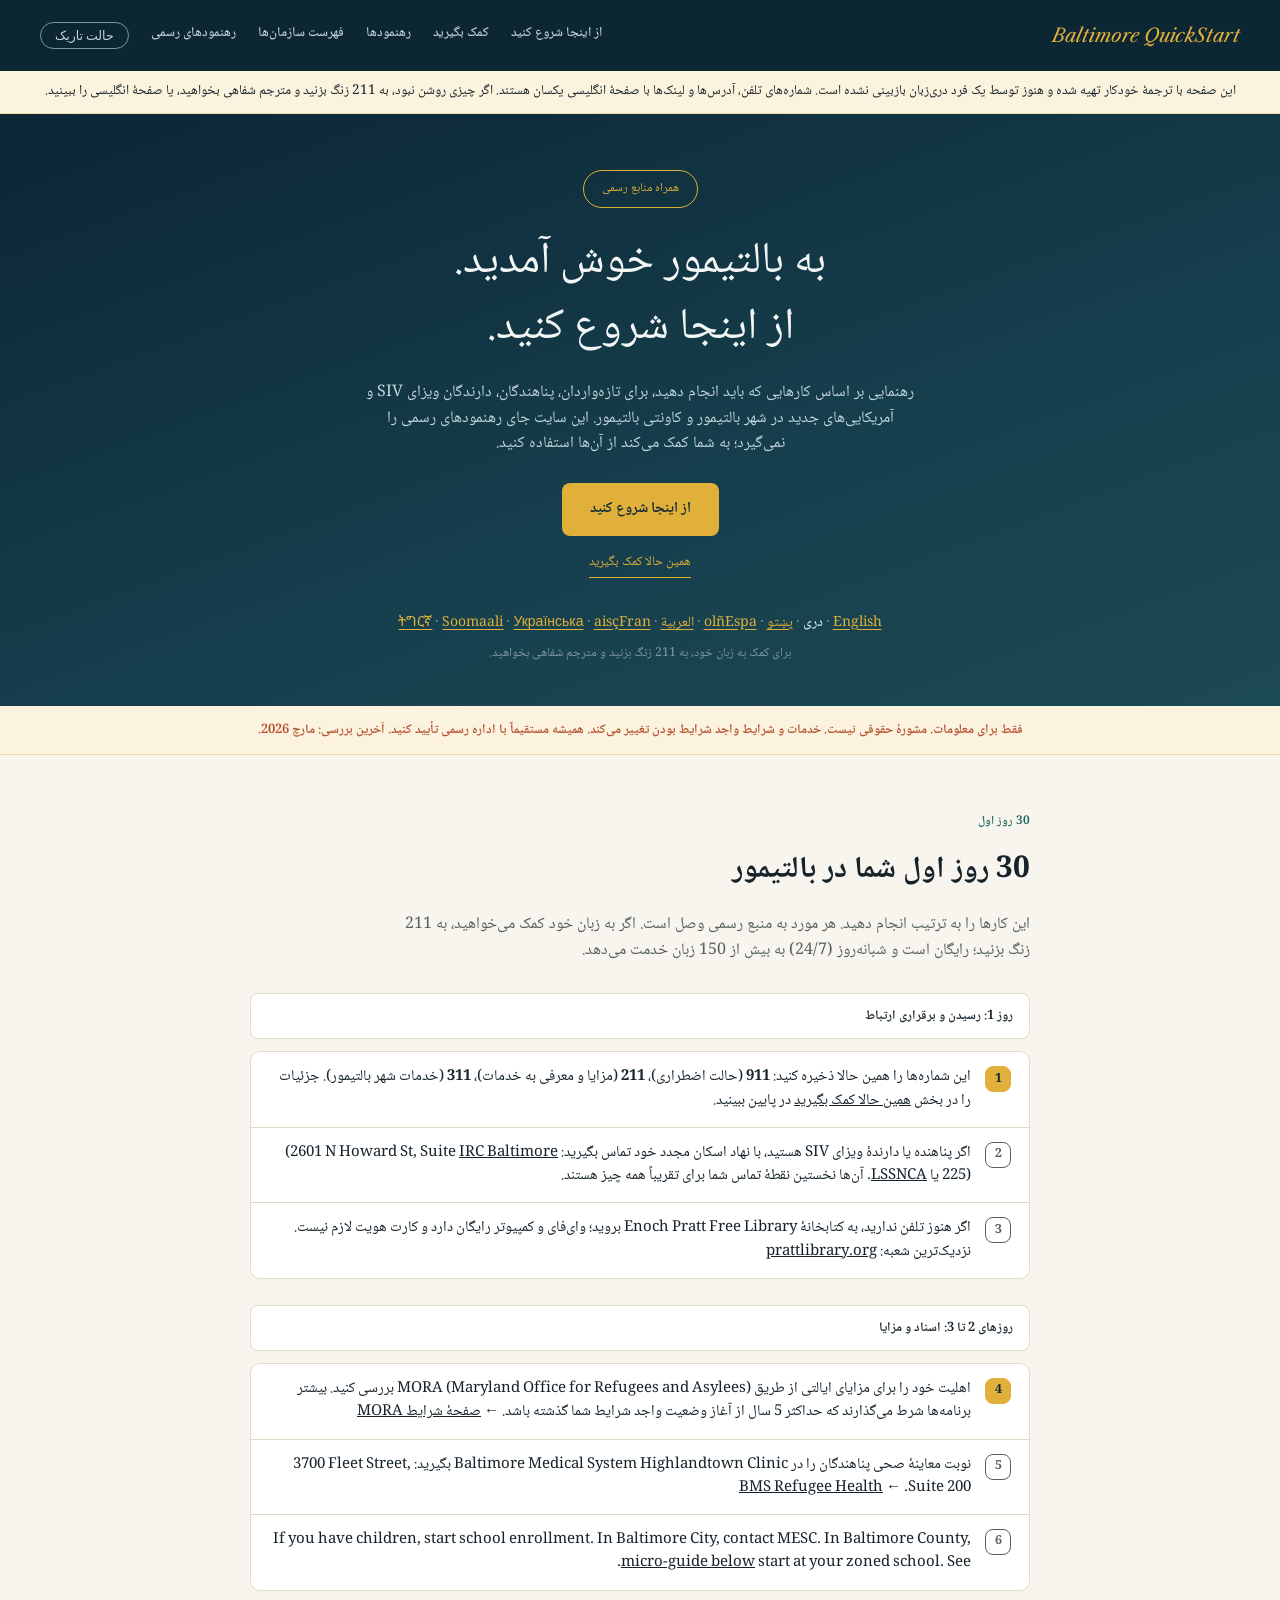
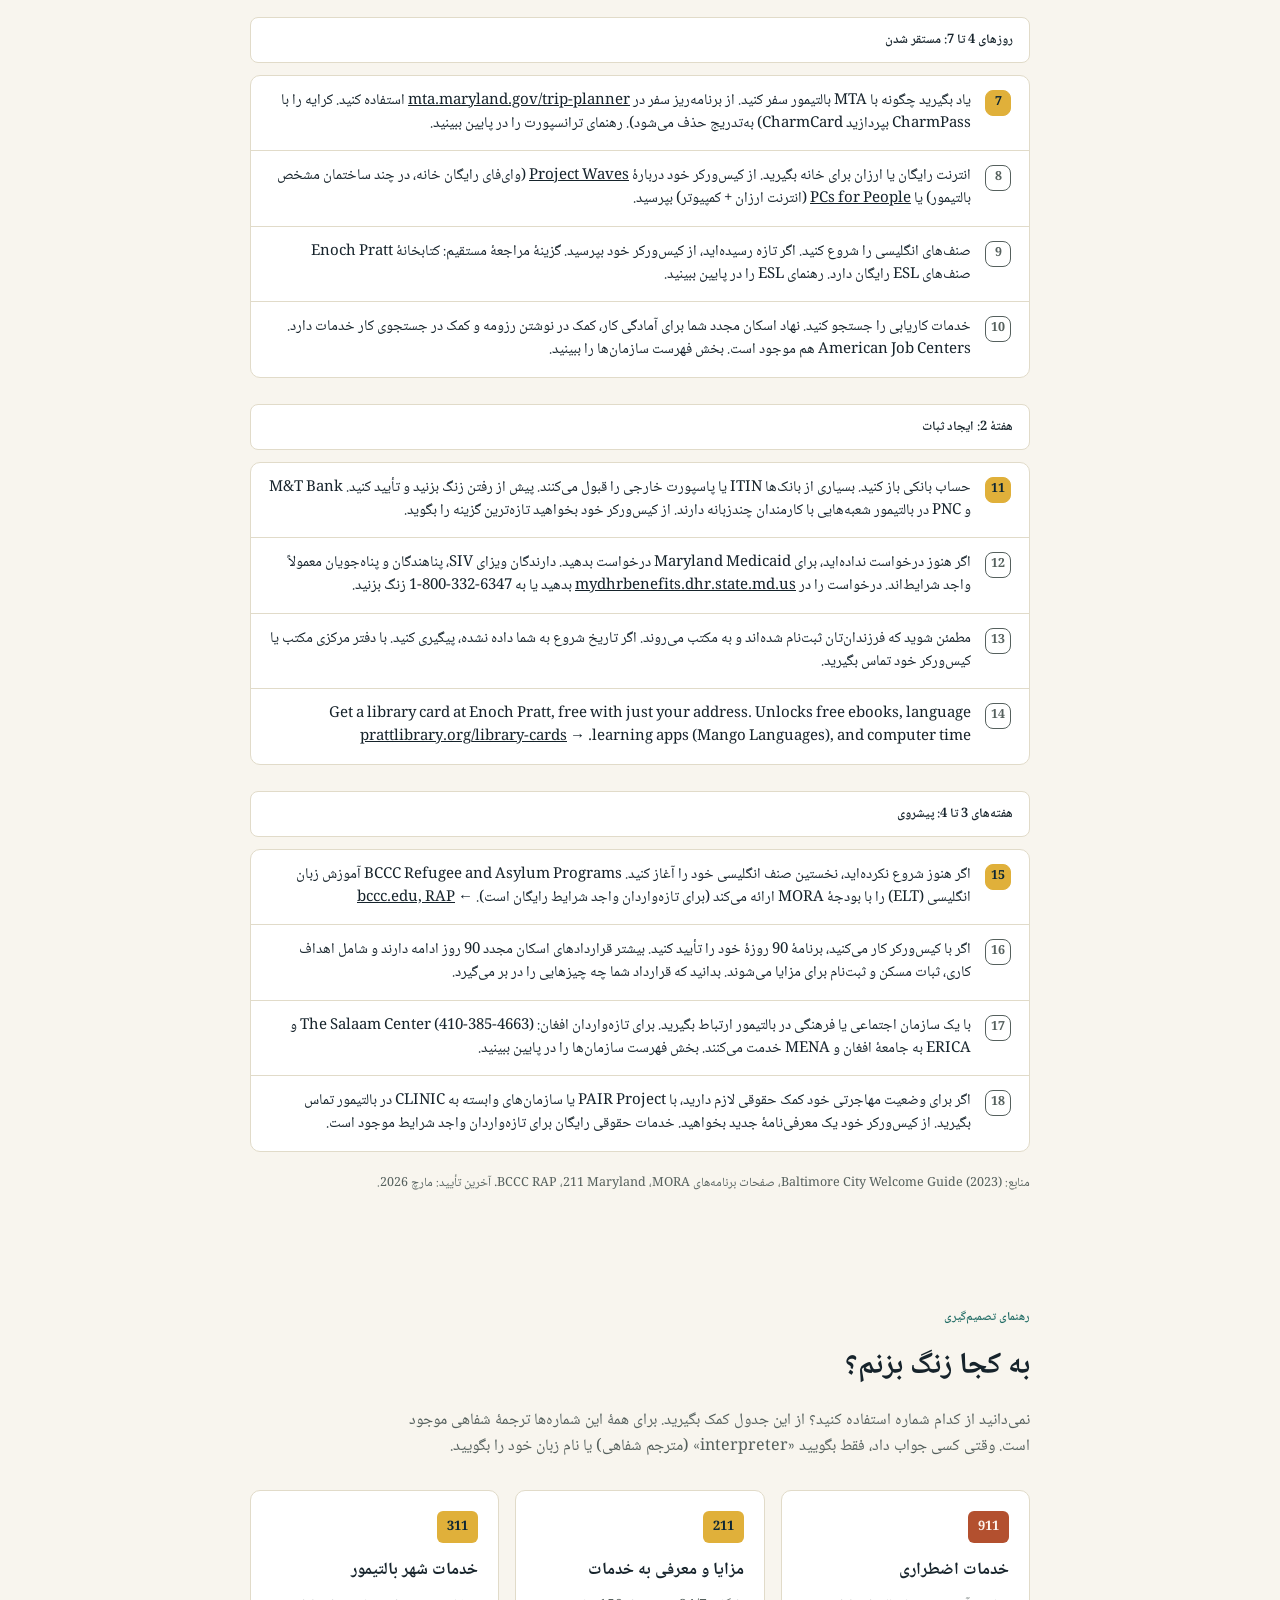
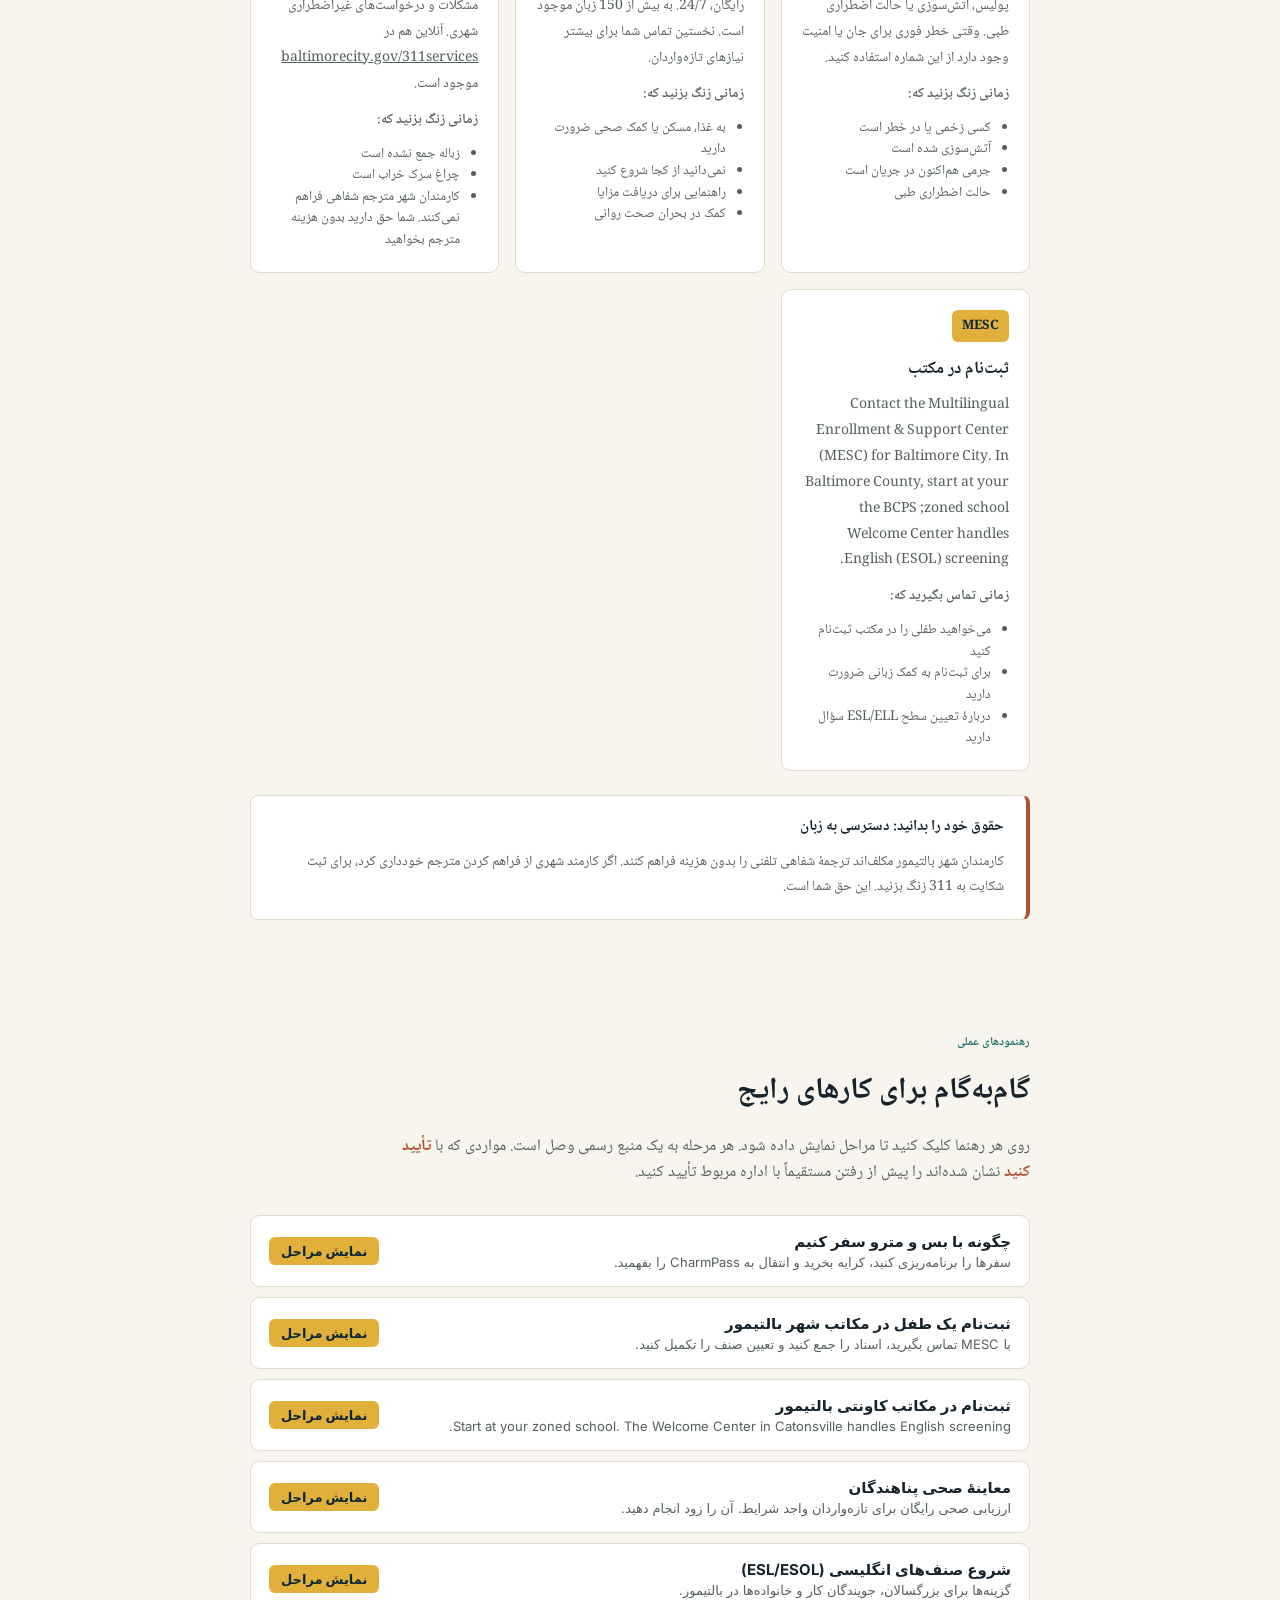
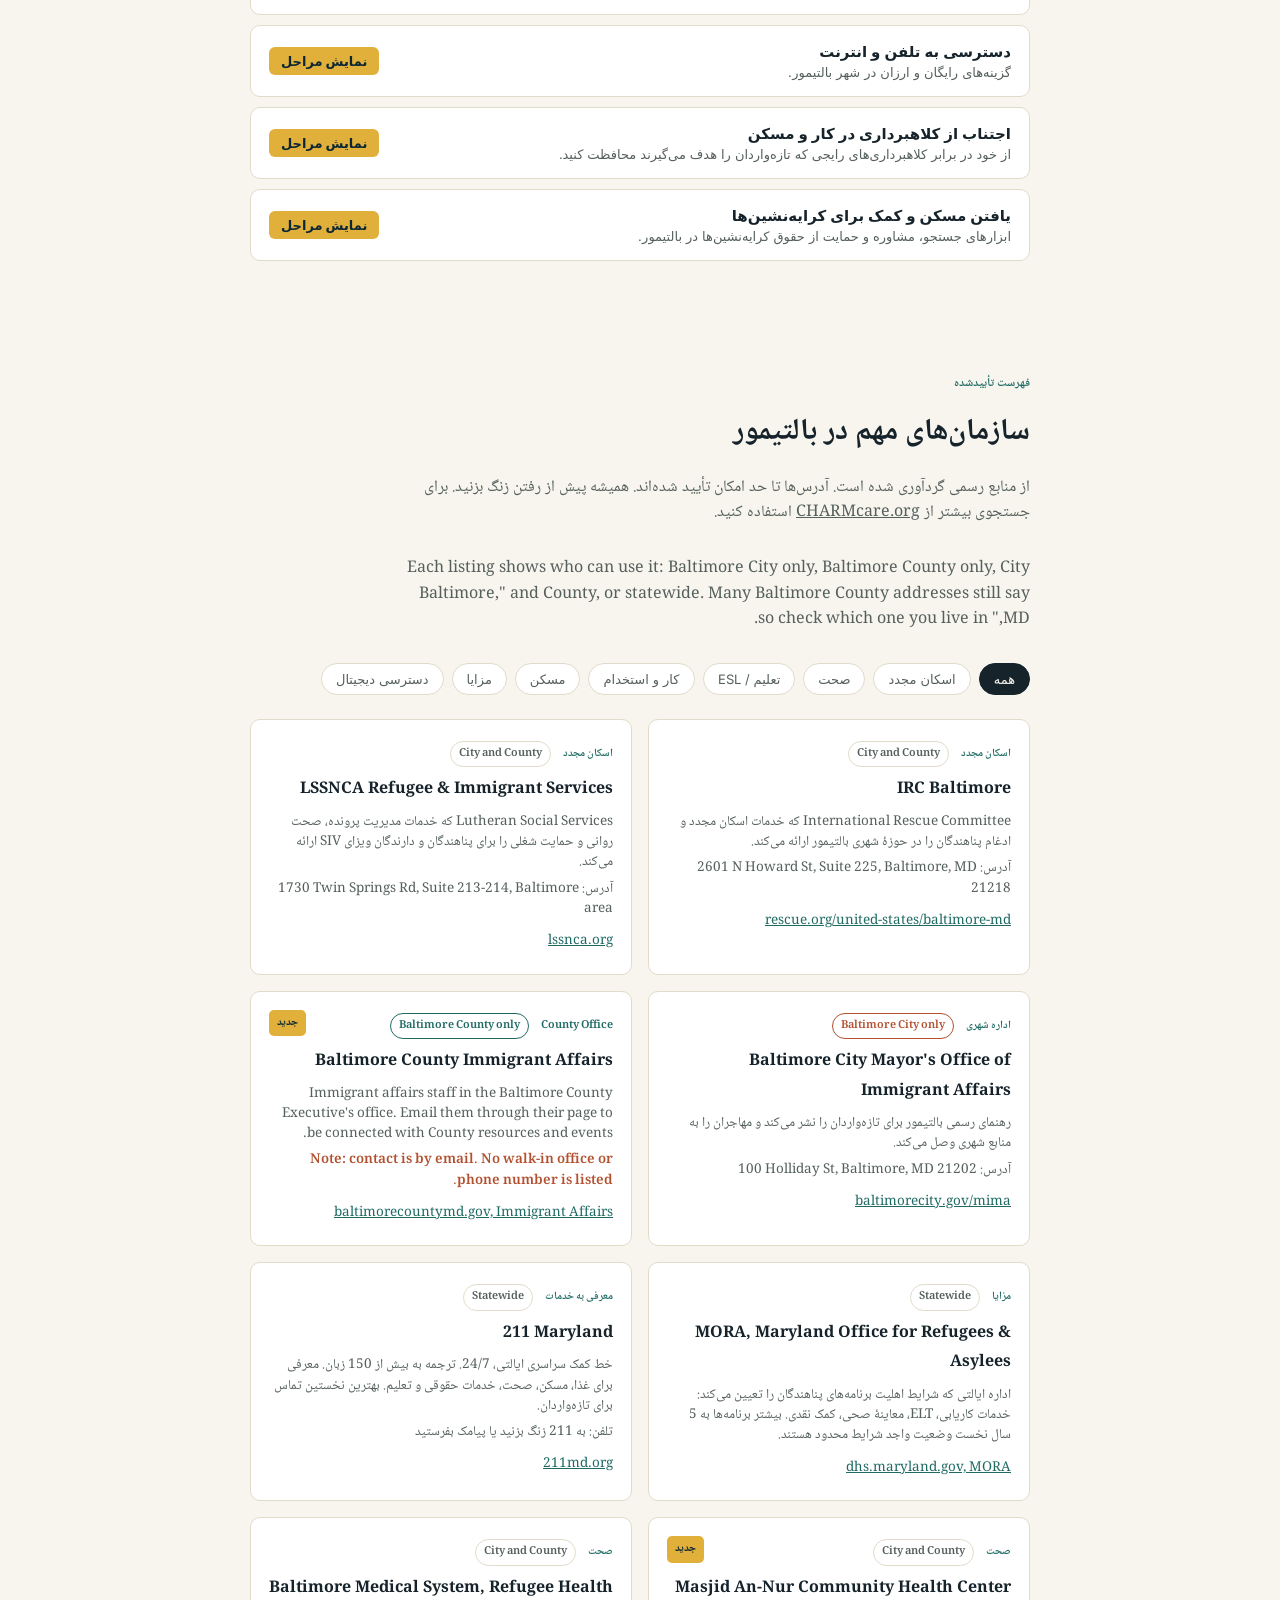
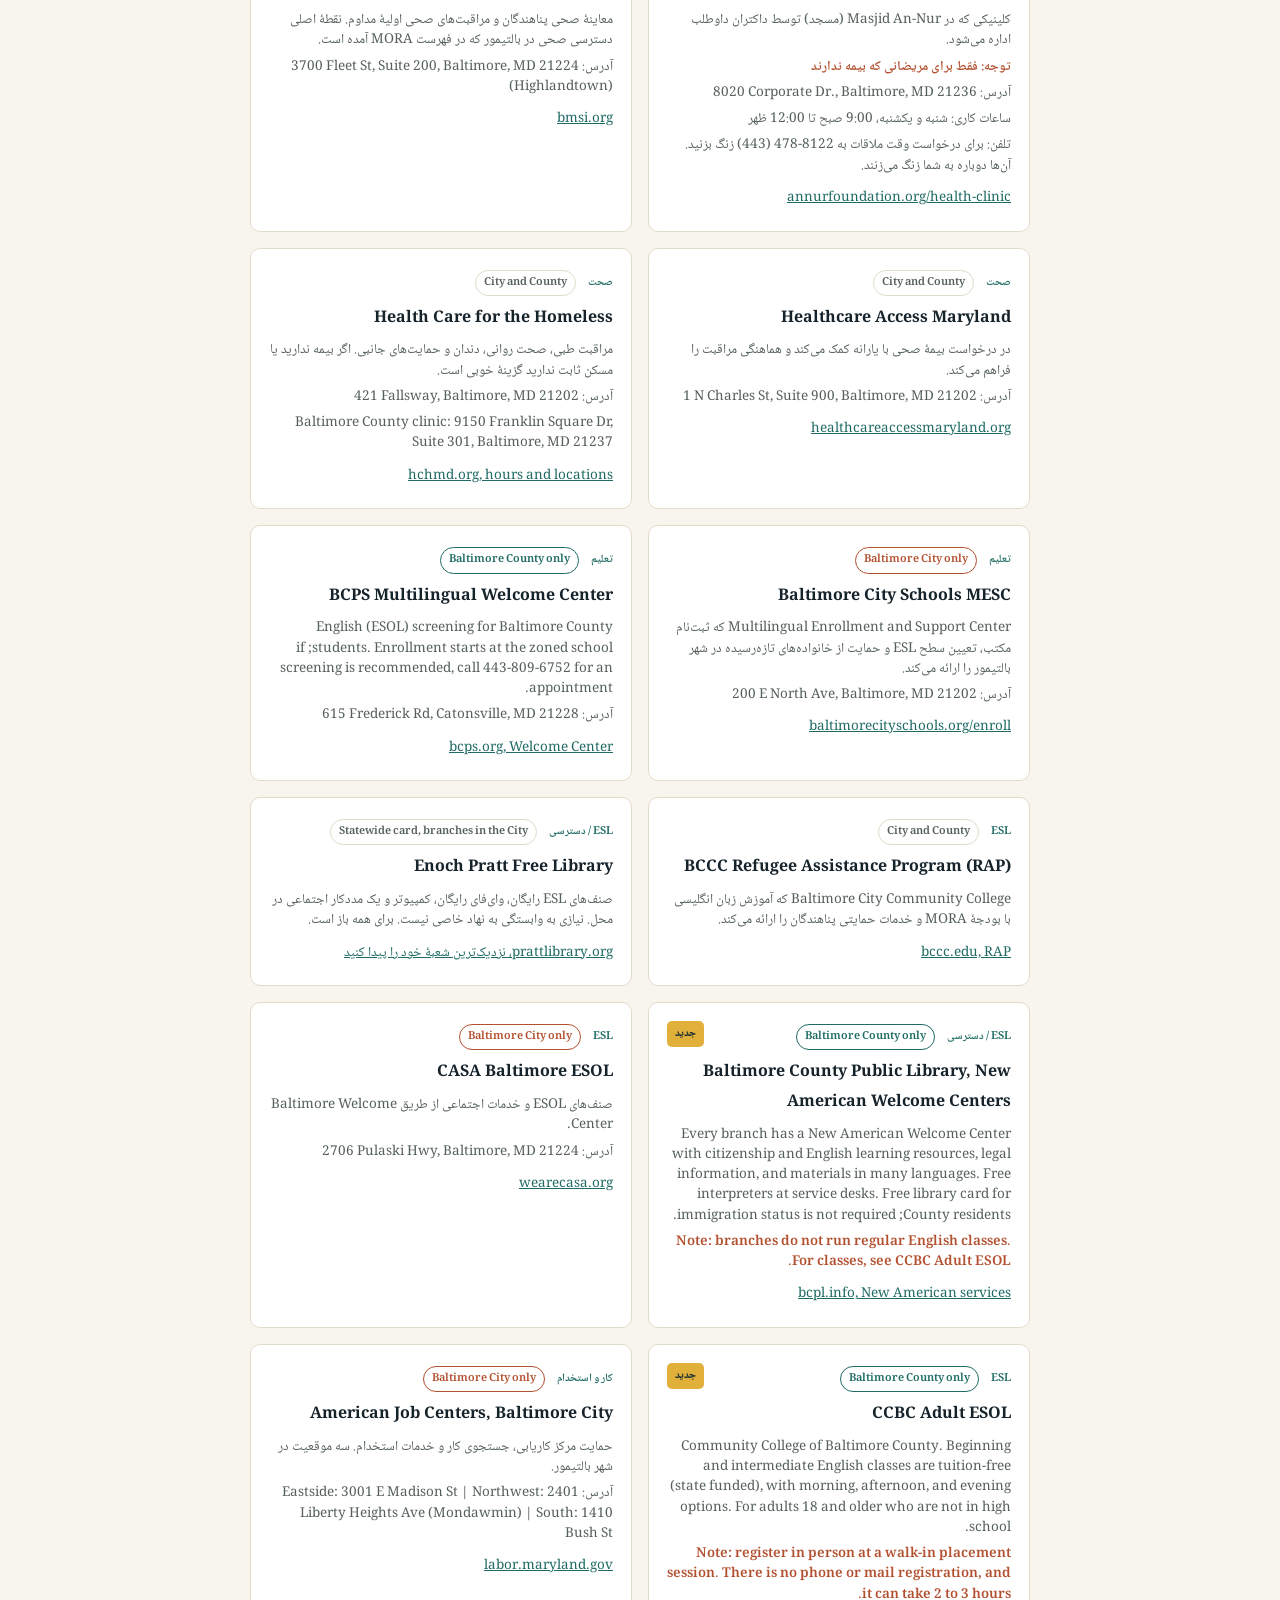
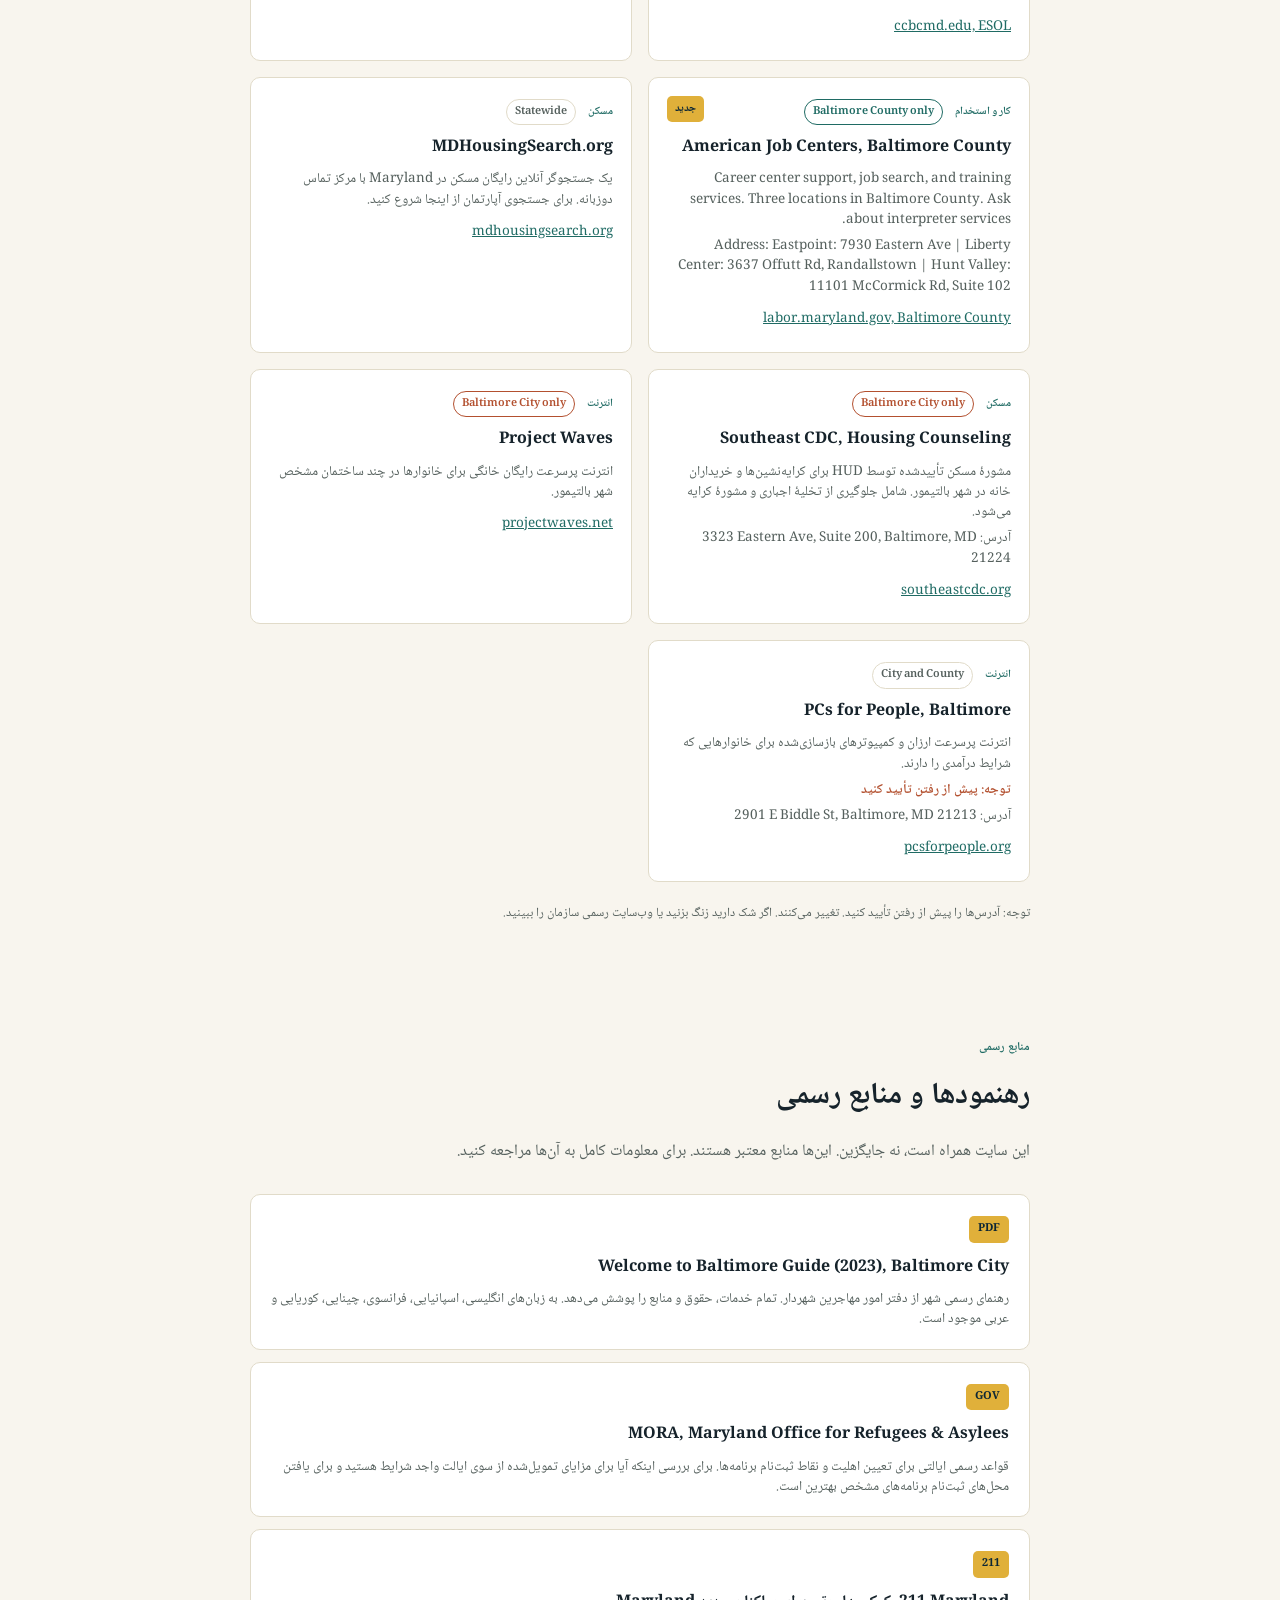
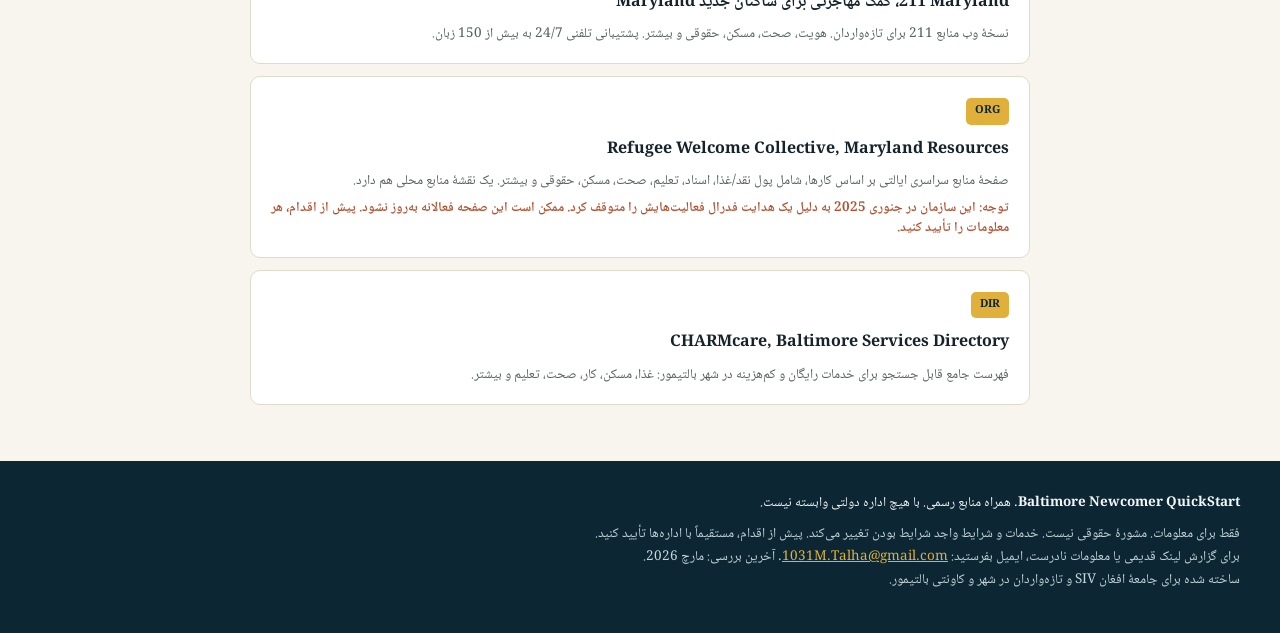
<file: fa/index.html>
<!DOCTYPE html>

<html data-dark-label="حالت تاریک" data-hide-steps="پنهان کردن مراحل" data-light-label="حالت روشن" data-show-steps="نمایش مراحل" dir="rtl" lang="fa-AF">
<head>
<meta charset="utf-8"/>
<meta content="width=device-width, initial-scale=1" name="viewport"/>
<title>Baltimore Newcomer QuickStart: رهنمای پناهندگان و تازه‌واردان در بالتیمور</title>
<link href="https://fonts.googleapis.com" rel="preconnect"/>
<link crossorigin="" href="https://fonts.gstatic.com" rel="preconnect"/>
<link href="https://fonts.googleapis.com/css2?family=Libre+Caslon+Text:ital@0;1&amp;family=Inter:wght@400;500;600;700&amp;display=swap" rel="stylesheet"/>
<link href="https://fonts.googleapis.com/css2?family=Noto+Sans+Ethiopic:wght@400;600&amp;display=swap" rel="stylesheet"/>
<link href="../styles.css" rel="stylesheet"/>
<!-- i18n:alternates:start -->


<!-- i18n:alternates:end -->
<script>
    (function () {
      var stored = localStorage.getItem('theme');
      var theme = stored || (window.matchMedia('(prefers-color-scheme: dark)').matches ? 'dark' : 'light');
      if (theme === 'dark') {
        document.documentElement.setAttribute('data-theme', 'dark');
      }
    })();
  </script>
<link href="https://fonts.googleapis.com/css2?family=Noto+Naskh+Arabic:wght@400;600;700&amp;display=swap" rel="stylesheet"/> <link href="../" hreflang="en" rel="alternate"/>
<link href="../fa/" hreflang="fa-AF" rel="alternate"/></head>
<body>
<header class="site-header">
<a class="brand" href="#top"><bdi dir="ltr">Baltimore QuickStart</bdi></a>
<nav class="site-nav">
<a href="#first-30-days">از اینجا شروع کنید</a>
<a href="#get-help">کمک بگیرید</a>
<a href="#guides">رهنمودها</a>
<a href="#directory">فهرست سازمان‌ها</a>
<a href="#official">رهنمودهای رسمی</a>
<button aria-pressed="false" class="theme-toggle" id="theme-toggle" type="button">حالت تاریک</button>
</nav>
</header><p class="translation-notice" role="note">این صفحه با ترجمهٔ خودکار تهیه شده و هنوز توسط یک فرد دری‌زبان بازبینی نشده است. شماره‌های تلفن، آدرس‌ها و لینک‌ها با صفحهٔ انگلیسی یکسان هستند. اگر چیزی روشن نبود، به <bdi dir="ltr">211</bdi> زنگ بزنید و مترجم شفاهی بخواهید، یا صفحهٔ انگلیسی را ببینید.</p>
<main id="top">
<section class="hero" id="start-here">
<p class="eyebrow-badge">همراه منابع رسمی</p>
<h1>به بالتیمور خوش آمدید.<br/>از اینجا شروع کنید.</h1>
<p class="hero-sub">رهنمایی بر اساس کارهایی که باید انجام دهید، برای تازه‌واردان، پناهندگان، دارندگان ویزای <bdi dir="ltr">SIV</bdi> و آمریکایی‌های جدید در شهر بالتیمور و کاونتی بالتیمور. این سایت جای رهنمودهای رسمی را نمی‌گیرد؛ به شما کمک می‌کند از آن‌ها استفاده کنید.</p>
<a class="cta-primary" href="#first-30-days">از اینجا شروع کنید</a>
<br/>
<a class="cta-link" href="#get-help">همین حالا کمک بگیرید</a>
<!-- i18n:langs:start -->
<p class="hero-langs"><span class="lang-links" translate="no"><a href="../" hreflang="en" lang="en"><bdi dir="ltr">English</bdi></a> · <span aria-current="true" lang="fa-AF">دری</span> · <a class="notranslate" href="../?lang=ps" lang="ps">پښتو</a> · <a class="notranslate" href="../?lang=es" lang="es"><bdi dir="ltr">Espa</bdi>ñ<bdi dir="ltr">ol</bdi></a> · <a class="notranslate" href="../?lang=ar" lang="ar">العربية</a> · <a class="notranslate" href="../?lang=fr" lang="fr"><bdi dir="ltr">Fran</bdi>ç<bdi dir="ltr">ais</bdi></a> · <a class="notranslate" href="../?lang=uk" lang="uk">Українська</a> · <a class="notranslate" href="../?lang=so" lang="so"><bdi dir="ltr">Soomaali</bdi></a> · <a class="notranslate" href="../?lang=ti" lang="ti">ትግርኛ</a></span><br/>برای کمک به زبان خود، به <bdi dir="ltr">211</bdi> زنگ بزنید و مترجم شفاهی بخواهید.</p>
<!-- i18n:langs:end -->
</section>
<p class="disclaimer-bar">فقط برای معلومات. مشورهٔ حقوقی نیست. خدمات و شرایط واجد شرایط بودن تغییر می‌کند. همیشه مستقیماً با اداره رسمی تأیید کنید. آخرین بررسی: مارچ <bdi dir="ltr">2026</bdi>.</p>

<section class="content-section" id="first-30-days">
<p class="eyebrow-label"><bdi dir="ltr">30</bdi> روز اول</p>
<h2><bdi dir="ltr">30</bdi> روز اول شما در بالتیمور</h2>
<p class="section-intro">این کارها را به ترتیب انجام دهید. هر مورد به منبع رسمی وصل است. اگر به زبان خود کمک می‌خواهید، به <bdi dir="ltr">211</bdi> زنگ بزنید؛ رایگان است و شبانه‌روز <bdi dir="ltr">(24/7)</bdi> به بیش از <bdi dir="ltr">150</bdi> زبان خدمت می‌دهد.</p>
<h3 class="day-group">روز <bdi dir="ltr">1</bdi>: رسیدن و برقراری ارتباط</h3>
<ol class="day-list">
<li class="day-item"><span class="day-marker lead"><bdi dir="ltr">1</bdi></span><span class="day-text">این شماره‌ها را همین حالا ذخیره کنید: <strong><bdi dir="ltr">911</bdi></strong> (حالت اضطراری)، <strong><bdi dir="ltr">211</bdi></strong> (مزایا و معرفی به خدمات)، <strong><bdi dir="ltr">311</bdi></strong> (خدمات شهر بالتیمور). جزئیات را در بخش <a href="#get-help">همین حالا کمک بگیرید</a> در پایین ببینید.</span></li>
<li class="day-item"><span class="day-marker"><bdi dir="ltr">2</bdi></span><span class="day-text">اگر پناهنده یا دارندهٔ ویزای <bdi dir="ltr">SIV</bdi> هستید، با نهاد اسکان مجدد خود تماس بگیرید: <a href="https://www.rescue.org/united-states/baltimore-md"><bdi dir="ltr">IRC Baltimore</bdi></a> <bdi dir="ltr">(2601 N Howard St, Suite 225)</bdi> یا <a href="https://lssnca.org/programs/refugee-and-immigrant-services/refugee-immigrant.html"><bdi dir="ltr">LSSNCA</bdi></a>. آن‌ها نخستین نقطهٔ تماس شما برای تقریباً همه چیز هستند.</span></li>
<li class="day-item"><span class="day-marker"><bdi dir="ltr">3</bdi></span><span class="day-text">اگر هنوز تلفن ندارید، به کتابخانهٔ <bdi dir="ltr">Enoch Pratt Free Library</bdi> بروید؛ وای‌فای و کمپیوتر رایگان دارد و کارت هویت لازم نیست. نزدیک‌ترین شعبه: <a href="https://www.prattlibrary.org"><bdi dir="ltr">prattlibrary.org</bdi></a></span></li>
</ol>
<h3 class="day-group">روزهای <bdi dir="ltr">2</bdi> تا <bdi dir="ltr">3</bdi>: اسناد و مزایا</h3>
<ol class="day-list" start="4">
<li class="day-item"><span class="day-marker lead"><bdi dir="ltr">4</bdi></span><span class="day-text">اهلیت خود را برای مزایای ایالتی از طریق <bdi dir="ltr">MORA (Maryland Office for Refugees and Asylees)</bdi> بررسی کنید. بیشتر برنامه‌ها شرط می‌گذارند که حداکثر <bdi dir="ltr">5</bdi> سال از آغاز وضعیت واجد شرایط شما گذشته باشد. ← <a href="https://dhs.maryland.gov/maryland-office-for-refugees-and-asylees/who-is-eligible-for-benefits/">صفحهٔ شرایط <bdi dir="ltr">MORA</bdi></a></span></li>
<li class="day-item"><span class="day-marker"><bdi dir="ltr">5</bdi></span><span class="day-text">نوبت معاینهٔ صحی پناهندگان را در <bdi dir="ltr">Baltimore Medical System Highlandtown Clinic</bdi> بگیرید: <bdi dir="ltr">3700 Fleet Street, Suite 200</bdi>. ← <a href="https://bmsi.org/our-programs/the-refugee-health-program/"><bdi dir="ltr">BMS Refugee Health</bdi></a></span></li>
<li class="day-item"><span class="day-marker"><bdi dir="ltr">6</bdi></span><span class="day-text"><bdi dir="ltr">If you have children, start school enrollment. In Baltimore City, contact MESC. In Baltimore County, start at your zoned school. See</bdi> <a href="#guides"><bdi dir="ltr">micro-guide below</bdi></a>.</span></li>
</ol>
<h3 class="day-group">روزهای <bdi dir="ltr">4</bdi> تا <bdi dir="ltr">7</bdi>: مستقر شدن</h3>
<ol class="day-list" start="7">
<li class="day-item"><span class="day-marker lead"><bdi dir="ltr">7</bdi></span><span class="day-text">یاد بگیرید چگونه با <bdi dir="ltr">MTA</bdi> بالتیمور سفر کنید. از برنامه‌ریز سفر در <a href="https://www.mta.maryland.gov/trip-planner"><bdi dir="ltr">mta.maryland.gov/trip-planner</bdi></a> استفاده کنید. کرایه را با <bdi dir="ltr">CharmPass</bdi> بپردازید <bdi dir="ltr">(CharmCard</bdi> به‌تدریج حذف می‌شود). رهنمای ترانسپورت را در پایین ببینید.</span></li>
<li class="day-item"><span class="day-marker"><bdi dir="ltr">8</bdi></span><span class="day-text">انترنت رایگان یا ارزان برای خانه بگیرید. از کیس‌ورکر خود دربارهٔ <a href="https://www.projectwaves.net"><bdi dir="ltr">Project Waves</bdi></a> (وای‌فای رایگان خانه، در چند ساختمان مشخص بالتیمور) یا <a href="https://www.pcsforpeople.org/locations/baltimore/"><bdi dir="ltr">PCs for People</bdi></a> (انترنت ارزان + کمپیوتر) بپرسید.</span></li>
<li class="day-item"><span class="day-marker"><bdi dir="ltr">9</bdi></span><span class="day-text">صنف‌های انگلیسی را شروع کنید. اگر تازه رسیده‌اید، از کیس‌ورکر خود بپرسید. گزینهٔ مراجعهٔ مستقیم: کتابخانهٔ <bdi dir="ltr">Enoch Pratt</bdi> صنف‌های <bdi dir="ltr">ESL</bdi> رایگان دارد. رهنمای <bdi dir="ltr">ESL</bdi> را در پایین ببینید.</span></li>
<li class="day-item"><span class="day-marker"><bdi dir="ltr">10</bdi></span><span class="day-text">خدمات کاریابی را جستجو کنید. نهاد اسکان مجدد شما برای آمادگی کار، کمک در نوشتن رزومه و کمک در جستجوی کار خدمات دارد. <bdi dir="ltr">American Job Centers</bdi> هم موجود است. بخش فهرست سازمان‌ها را ببینید.</span></li>
</ol>
<h3 class="day-group">هفتهٔ <bdi dir="ltr">2</bdi>: ایجاد ثبات</h3>
<ol class="day-list" start="11">
<li class="day-item"><span class="day-marker lead"><bdi dir="ltr">11</bdi></span><span class="day-text">حساب بانکی باز کنید. بسیاری از بانک‌ها <bdi dir="ltr">ITIN</bdi> یا پاسپورت خارجی را قبول می‌کنند. پیش از رفتن زنگ بزنید و تأیید کنید. <bdi dir="ltr">M&amp;T Bank</bdi> و <bdi dir="ltr">PNC</bdi> در بالتیمور شعبه‌هایی با کارمندان چندزبانه دارند. از کیس‌ورکر خود بخواهید تازه‌ترین گزینه را بگوید.</span></li>
<li class="day-item"><span class="day-marker"><bdi dir="ltr">12</bdi></span><span class="day-text">اگر هنوز درخواست نداده‌اید، برای <bdi dir="ltr">Maryland Medicaid</bdi> درخواست بدهید. دارندگان ویزای <bdi dir="ltr">SIV</bdi>، پناهندگان و پناه‌جویان معمولاً واجد شرایط‌اند. درخواست را در <a href="https://mydhrbenefits.dhr.state.md.us"><bdi dir="ltr">mydhrbenefits.dhr.state.md.us</bdi></a> بدهید یا به <bdi dir="ltr" style="white-space:nowrap">1-800-332-6347</bdi> زنگ بزنید.</span></li>
<li class="day-item"><span class="day-marker"><bdi dir="ltr">13</bdi></span><span class="day-text">مطمئن شوید که فرزندان‌تان ثبت‌نام شده‌اند و به مکتب می‌روند. اگر تاریخ شروع به شما داده نشده، پیگیری کنید. با دفتر مرکزی مکتب یا کیس‌ورکر خود تماس بگیرید.</span></li>
<li class="day-item"><span class="day-marker"><bdi dir="ltr">14</bdi></span><span class="day-text"><bdi dir="ltr">Get a library card at Enoch Pratt, free with just your address. Unlocks free ebooks, language learning apps (Mango Languages), and computer time</bdi>. → <a href="https://www.prattlibrary.org/library-cards"><bdi dir="ltr">prattlibrary.org/library-cards</bdi></a></span></li>
</ol>
<h3 class="day-group">هفته‌های <bdi dir="ltr">3</bdi> تا <bdi dir="ltr">4</bdi>: پیشروی</h3>
<ol class="day-list" start="15">
<li class="day-item"><span class="day-marker lead"><bdi dir="ltr">15</bdi></span><span class="day-text">اگر هنوز شروع نکرده‌اید، نخستین صنف انگلیسی خود را آغاز کنید. <bdi dir="ltr">BCCC Refugee and Asylum Programs</bdi> آموزش زبان انگلیسی <bdi dir="ltr">(ELT)</bdi> را با بودجهٔ <bdi dir="ltr">MORA</bdi> ارائه می‌کند (برای تازه‌واردان واجد شرایط رایگان است). ← <a href="https://www.bccc.edu/academics/english-language-services-basic-skills/refugee-assistance-program-rap"><bdi dir="ltr">bccc.edu, RAP</bdi></a></span></li>
<li class="day-item"><span class="day-marker"><bdi dir="ltr">16</bdi></span><span class="day-text">اگر با کیس‌ورکر کار می‌کنید، برنامهٔ <bdi dir="ltr">90</bdi> روزهٔ خود را تأیید کنید. بیشتر قراردادهای اسکان مجدد <bdi dir="ltr">90</bdi> روز ادامه دارند و شامل اهداف کاری، ثبات مسکن و ثبت‌نام برای مزایا می‌شوند. بدانید که قرارداد شما چه چیزهایی را در بر می‌گیرد.</span></li>
<li class="day-item"><span class="day-marker"><bdi dir="ltr">17</bdi></span><span class="day-text">با یک سازمان اجتماعی یا فرهنگی در بالتیمور ارتباط بگیرید. برای تازه‌واردان افغان: <bdi dir="ltr">The Salaam Center (410-385-4663)</bdi> و <bdi dir="ltr">ERICA</bdi> به جامعهٔ افغان و <bdi dir="ltr">MENA</bdi> خدمت می‌کنند. بخش فهرست سازمان‌ها را در پایین ببینید.</span></li>
<li class="day-item"><span class="day-marker"><bdi dir="ltr">18</bdi></span><span class="day-text">اگر برای وضعیت مهاجرتی خود کمک حقوقی لازم دارید، با <bdi dir="ltr">PAIR Project</bdi> یا سازمان‌های وابسته به <bdi dir="ltr">CLINIC</bdi> در بالتیمور تماس بگیرید. از کیس‌ورکر خود یک معرفی‌نامهٔ جدید بخواهید. خدمات حقوقی رایگان برای تازه‌واردان واجد شرایط موجود است.</span></li>
</ol>
<p class="section-sources">منابع: <bdi dir="ltr">Baltimore City Welcome Guide (2023)</bdi>، صفحات برنامه‌های <bdi dir="ltr">MORA</bdi>، <bdi dir="ltr">211 Maryland</bdi>، <bdi dir="ltr">BCCC RAP</bdi>. آخرین تأیید: مارچ <bdi dir="ltr">2026</bdi>.</p>
</section>
<section class="content-section" id="get-help">
<p class="eyebrow-label">رهنمای تصمیم‌گیری</p>
<h2>به کجا زنگ بزنم؟</h2>
<p class="section-intro">نمی‌دانید از کدام شماره استفاده کنید؟ از این جدول کمک بگیرید. برای همهٔ این شماره‌ها ترجمهٔ شفاهی موجود است. وقتی کسی جواب داد، فقط بگویید «<bdi dir="ltr">interpreter</bdi>» (مترجم شفاهی) یا نام زبان خود را بگویید.</p>
<div class="decision-grid">
<div class="decision-card urgent">
<span class="decision-number"><bdi dir="ltr">911</bdi></span>
<h3>خدمات اضطراری</h3>
<p>پولیس، آتش‌سوزی یا حالت اضطراری طبی. وقتی خطر فوری برای جان یا امنیت وجود دارد از این شماره استفاده کنید.</p>
<p class="decision-when">زمانی زنگ بزنید که:</p>
<ul>
<li>کسی زخمی یا در خطر است</li>
<li>آتش‌سوزی شده است</li>
<li>جرمی هم‌اکنون در جریان است</li>
<li>حالت اضطراری طبی</li>
</ul>
</div>
<div class="decision-card">
<span class="decision-number"><bdi dir="ltr">211</bdi></span>
<h3>مزایا و معرفی به خدمات</h3>
<p>رایگان، <bdi dir="ltr">24/7</bdi>. به بیش از <bdi dir="ltr">150</bdi> زبان موجود است. نخستین تماس شما برای بیشتر نیازهای تازه‌واردان.</p>
<p class="decision-when">زمانی زنگ بزنید که:</p>
<ul>
<li>به غذا، مسکن یا کمک صحی ضرورت دارید</li>
<li>نمی‌دانید از کجا شروع کنید</li>
<li>راهنمایی برای دریافت مزایا</li>
<li>کمک در بحران صحت روانی</li>
</ul>
</div>
<div class="decision-card">
<span class="decision-number"><bdi dir="ltr">311</bdi></span>
<h3>خدمات شهر بالتیمور</h3>
<p>مشکلات و درخواست‌های غیراضطراری شهری. آنلاین هم در <a href="https://www.baltimorecity.gov/311services"><bdi dir="ltr">baltimorecity.gov/311services</bdi></a> موجود است.</p>
<p class="decision-when">زمانی زنگ بزنید که:</p>
<ul>
<li>زباله جمع نشده است</li>
<li>چراغ سرک خراب است</li>
<li>کارمندان شهر مترجم شفاهی فراهم نمی‌کنند. شما حق دارید بدون هزینه مترجم بخواهید</li>
</ul>
</div>
<div class="decision-card">
<span class="decision-label"><bdi dir="ltr">MESC</bdi></span>
<h3>ثبت‌نام در مکتب</h3>
<p><bdi dir="ltr">Contact the Multilingual Enrollment &amp; Support Center (MESC) for Baltimore City. In Baltimore County, start at your zoned school</bdi>; <bdi dir="ltr">the BCPS Welcome Center handles English (ESOL) screening</bdi>.</p>
<p class="decision-when">زمانی تماس بگیرید که:</p>
<ul>
<li>می‌خواهید طفلی را در مکتب ثبت‌نام کنید</li>
<li>برای ثبت‌نام به کمک زبانی ضرورت دارید</li>
<li>دربارهٔ تعیین سطح <bdi dir="ltr">ESL/ELL</bdi> سؤال دارید</li>
</ul>
</div>
</div>
<div class="rights-callout">
<h3>حقوق خود را بدانید: دسترسی به زبان</h3>
<p>کارمندان شهر بالتیمور مکلف‌اند ترجمهٔ شفاهی تلفنی را بدون هزینه فراهم کنند. اگر کارمند شهری از فراهم کردن مترجم خودداری کرد، برای ثبت شکایت به <bdi dir="ltr">311</bdi> زنگ بزنید. این حق شما است.</p>
</div>
</section>
<section class="content-section" id="guides">
<p class="eyebrow-label">رهنمودهای عملی</p>
<h2>گام‌به‌گام برای کارهای رایج</h2>
<p class="section-intro">روی هر رهنما کلیک کنید تا مراحل نمایش داده شود. هر مرحله به یک منبع رسمی وصل است. مواردی که با <strong class="verify-flag">تأیید کنید</strong> نشان شده‌اند را پیش از رفتن مستقیماً با اداره مربوط تأیید کنید.</p>
<div class="guide-list">
<div class="guide" data-guide="">
<button class="guide-toggle" type="button">
<span>
<strong>چگونه با بس و مترو سفر کنیم</strong>
<small>سفرها را برنامه‌ریزی کنید، کرایه بخرید و انتقال به <bdi dir="ltr">CharmPass</bdi> را بفهمید.</small>
</span>
<span class="guide-toggle-label">نمایش مراحل</span>
</button>
<ol class="guide-steps">
<li>سفر خود را با <a href="https://www.mta.maryland.gov/trip-planner"><bdi dir="ltr">MTA Trip Planner</bdi></a> در <bdi dir="ltr">mta.maryland.gov/trip-planner</bdi> برنامه‌ریزی کنید. آدرس شروع و پایان را وارد کنید.</li>
<li>با <bdi dir="ltr">CharmPass</bdi> کرایه بپردازید. <bdi dir="ltr">CharmCard</bdi> به‌تدریج حذف می‌شود. <bdi dir="ltr">CharmPass</bdi> را در تلفن خود بارگیری کنید یا از محل‌های ترانسپورتی بخرید. کرایه‌های فعلی را در <a href="https://www.mta.maryland.gov"><bdi dir="ltr">mta.maryland.gov</bdi></a> <strong class="verify-flag">تأیید کنید</strong>.</li>
<li>اگر برای استفاده از اپلیکیشن کمک می‌خواهید، در یکی از شعبه‌های کتابخانهٔ <bdi dir="ltr">Enoch Pratt</bdi> بپرسید. کارمندان می‌توانند کمک کنند.</li>
<li>برای نیازهای دسترسی یا خدمات ترانسپورتی ویژهٔ معلولین، از طریق وب‌سایت‌شان مستقیماً با <bdi dir="ltr">MTA</bdi> تماس بگیرید.</li>
</ol>
</div>
<div class="guide" data-guide="">
<button class="guide-toggle" type="button">
<span>
<strong>ثبت‌نام یک طفل در مکاتب شهر بالتیمور</strong>
<small>با <bdi dir="ltr">MESC</bdi> تماس بگیرید، اسناد را جمع کنید و تعیین صنف را تکمیل کنید.</small>
</span>
<span class="guide-toggle-label">نمایش مراحل</span>
</button>
<ol class="guide-steps">
<li>به <bdi dir="ltr">Multilingual Enrollment and Support Center (MESC)</bdi> در <bdi dir="ltr">200 E North Ave, Baltimore, MD 21202</bdi> بروید. یا آنلاین شروع کنید: <a href="https://www.baltimorecityschools.org/enroll"><bdi dir="ltr">baltimorecityschools.org/enroll</bdi></a></li>
<li>همراه بیاورید: سند آدرس، سند سن (شهادت‌نامهٔ تولد یا پاسپورت)، سوابق واکسین و هر سابقهٔ تحصیلی قبلی. پیش از رفتن، فهرست فعلی اسناد لازم را <strong class="verify-flag">تأیید کنید</strong>.</li>
<li>اگر زبان مادری طفل شما انگلیسی نیست، او ارزیابی <bdi dir="ltr">ESL</bdi> می‌شود.</li>
<li>اگر مطمئن نیستید آدرس شما به کدام مکتب تعلق دارد، کارمندان <bdi dir="ltr">MESC</bdi> کمک می‌کنند. ترجمهٔ شفاهی موجود است.</li>
</ol>
</div>
<div class="guide" data-guide="">
<button class="guide-toggle" type="button">
<span>
<strong>ثبت‌نام در مکاتب کاونتی بالتیمور</strong>
<small><bdi dir="ltr">Start at your zoned school. The Welcome Center in Catonsville handles English screening</bdi>.</small>
</span>
<span class="guide-toggle-label">نمایش مراحل</span>
</button>
<ol class="guide-steps">
<li><bdi dir="ltr">Start at your child's zoned school. Enrollment begins there. Use the School Locator on bcps.org to find it</bdi>.</li>
<li><bdi dir="ltr">If the school recommends an English (ESOL) screening, call the BCPS Welcome Center at 443-809-6752 to book an appointment</bdi>. → <a href="https://www.bcps.org/curriculum/academics/esol_and_world_languages/esol/esol_welcome_center"><bdi dir="ltr">BCPS Welcome Center page</bdi></a></li>
<li><bdi dir="ltr">The Welcome Center is at 615 Frederick Rd, Catonsville, MD 21228</bdi>.</li>
<li>همراه بیاورید: سند آدرس، سند سن، سوابق واکسین، سوابق تحصیلی قبلی.</li>
<li>برای تعیین صنف، ارزیابی انکشاف زبان انگلیسی انجام می‌شود.</li>
</ol>
</div>
<div class="guide" data-guide="">
<button class="guide-toggle" type="button">
<span>
<strong>معاینهٔ صحی پناهندگان</strong>
<small>ارزیابی صحی رایگان برای تازه‌واردان واجد شرایط. آن را زود انجام دهید.</small>
</span>
<span class="guide-toggle-label">نمایش مراحل</span>
</button>
<ol class="guide-steps">
<li>چه کسانی واجد شرایط‌اند: پناهندگان، پناه‌جویان، دارندگان ویزای <bdi dir="ltr">SIV</bdi>، پارول‌گیرندگان بشردوستانهٔ افغان و اوکراینی، ورودی‌های کوبایی/هایتی؛ <a href="https://dhs.maryland.gov/maryland-office-for-refugees-and-asylees/who-is-eligible-for-benefits/">صفحهٔ شرایط <bdi dir="ltr">MORA</bdi></a> را ببینید.</li>
<li>به <bdi dir="ltr">Baltimore Medical System, Highlandtown Healthy Living Center, 3700 Fleet Street, Suite 200, Baltimore, MD 21224</bdi> بروید.</li>
<li>برای گرفتن نوبت پیش از رفتن تماس بگیرید: <a href="https://bmsi.org/our-programs/the-refugee-health-program/"><bdi dir="ltr">bmsi.org</bdi></a>. شمارهٔ تلفن و ساعات کاری فعلی را <strong class="verify-flag">تأیید کنید</strong>.</li>
<li>اسناد مهاجرتی و هر سابقهٔ طبی که دارید را همراه بیاورید.</li>
<li>پس از معاینه، کلینیک می‌تواند شما را به مراقبت‌های صحی اولیهٔ مداوم وصل کند.</li>
<li>اگر بیمهٔ صحی خود را از دست داده‌اید، ممکن است <bdi dir="ltr">Masjid An-Nur Community Health Center</bdi> بتواند کمک کند (فقط برای مریضانی که بیمه ندارند). به <bdi dir="ltr" style="white-space:nowrap">(443) 478-8122</bdi> زنگ بزنید. ← <a href="https://annurfoundation.org/health-clinic"><bdi dir="ltr">annurfoundation.org/health-clinic</bdi></a></li>
</ol>
</div>
<div class="guide" data-guide="">
<button class="guide-toggle" type="button">
<span>
<strong>شروع صنف‌های انگلیسی <bdi dir="ltr">(ESL/ESOL)</bdi></strong>
<small>گزینه‌ها برای بزرگسالان، جویندگان کار و خانواده‌ها در بالتیمور.</small>
</span>
<span class="guide-toggle-label">نمایش مراحل</span>
</button>
<ol class="guide-steps">
<li>اگر پناهندهٔ تازه‌رسیده هستید: نخست از کیس‌ورکر خود بپرسید. آن‌ها می‌توانند شما را بدون هزینه در آموزش زبان انگلیسی <bdi dir="ltr">(ELT)</bdi> با بودجهٔ <bdi dir="ltr">MORA</bdi> ثبت‌نام کنند.</li>
<li><bdi dir="ltr">BCCC Refugee Assistance Program (RAP): Baltimore City Community College</bdi> برای پناهندگان صنف‌های <bdi dir="ltr">ESL</bdi> دارد. ← <a href="https://www.bccc.edu/academics/english-language-services-basic-skills/refugee-assistance-program-rap">صفحهٔ <bdi dir="ltr">BCCC RAP</bdi></a></li>
<li>کتابخانهٔ <bdi dir="ltr">Enoch Pratt</bdi>: صنف‌های <bdi dir="ltr">ESL</bdi> رایگان در بعضی شعبه‌ها، بدون نیاز به کیس‌ورکر. ← <a href="https://www.prattlibrary.org"><bdi dir="ltr">prattlibrary.org</bdi></a></li>
<li><bdi dir="ltr">CASA Baltimore</bdi>: صنف‌های <bdi dir="ltr">ESOL</bdi>، <bdi dir="ltr">2706 Pulaski Hwy</bdi>. ← <a href="https://wearecasa.org/esol-classes-in-baltimore/"><bdi dir="ltr">wearecasa.org</bdi></a></li>
<li><bdi dir="ltr">CCBC</bdi> (کاونتی بالتیمور): آموزش مداوم <bdi dir="ltr">ESOL</bdi>. ← <a href="https://www.ccbcmd.edu/Programs-and-Courses/Continuing-Education/Adult-Education/ESOL/index.html">صفحهٔ <bdi dir="ltr">CCBC ESOL</bdi></a></li>
</ol>
</div>
<div class="guide" data-guide="">
<button class="guide-toggle" type="button">
<span>
<strong>دسترسی به تلفن و انترنت</strong>
<small>گزینه‌های رایگان و ارزان در شهر بالتیمور.</small>
</span>
<span class="guide-toggle-label">نمایش مراحل</span>
</button>
<ol class="guide-steps">
<li>وای‌فای رایگان خانه: <bdi dir="ltr">Project Waves</bdi> در چند ساختمان مشخص شهر بالتیمور انترنت پرسرعت رایگان ارائه می‌کند. از کیس‌ورکر یا مدیر ساختمان خود بپرسید. ← <a href="https://www.projectwaves.net/waves-home-internet"><bdi dir="ltr">Project Waves</bdi></a></li>
<li>انترنت ارزان + کمپیوتر: <bdi dir="ltr">PCs for People</bdi>، <bdi dir="ltr">2901 E Biddle St, Baltimore</bdi>. ساعات مراجعهٔ مستقیم فعلی را <strong class="verify-flag">تأیید کنید</strong>. ← <a href="https://www.pcsforpeople.org/locations/baltimore/"><bdi dir="ltr">PCs for People</bdi></a></li>
<li>وای‌فای + کمپیوتر رایگان همین حالا: هر شعبهٔ کتابخانهٔ <bdi dir="ltr">Enoch Pratt Free Library</bdi>. برای وای‌فای کارت هویت لازم نیست. ← <a href="https://www.prattlibrary.org"><bdi dir="ltr">prattlibrary.org</bdi></a></li>
<li>از نهاد اسکان مجدد خود دربارهٔ <bdi dir="ltr">Lifeline</bdi> بپرسید؛ این یک برنامهٔ فدرال برای پلان‌های تلفن افراد کم‌درآمد است.</li>
</ol>
</div>
<div class="guide" data-guide="">
<button class="guide-toggle" type="button">
<span>
<strong>اجتناب از کلاهبرداری در کار و مسکن</strong>
<small>از خود در برابر کلاهبرداری‌های رایجی که تازه‌واردان را هدف می‌گیرند محافظت کنید.</small>
</span>
<span class="guide-toggle-label">نمایش مراحل</span>
</button>
<ol class="guide-steps">
<li>نشانه‌های هشداردهندهٔ کلاهبرداری کاری: کارهایی که از شما پیشاپیش پول می‌خواهند، پیش از استخدام معلومات بانکی می‌خواهند، یا برای کار کم معاش بسیار بالا وعده می‌دهند. ← <a href="https://consumer.ftc.gov/articles/job-scams">رهنمای <bdi dir="ltr">FTC</bdi> دربارهٔ کلاهبرداری کاری</a></li>
<li>نشانه‌های هشداردهندهٔ کلاهبرداری کرایهٔ خانه: صاحب‌خانه پیش از دیدن آپارتمان پول نقد به‌عنوان تضمین می‌خواهد، قیمت بسیار پایین‌تر از نرخ بازار است، صاحب‌خانه حاضر نیست حضوری ملاقات کند. ← <a href="https://consumer.ftc.gov/articles/rental-listing-scams">رهنمای <bdi dir="ltr">FTC</bdi> دربارهٔ کلاهبرداری کرایه</a></li>
<li>کلاهبرداری را به <bdi dir="ltr">Maryland Office of the Attorney General</bdi> گزارش دهید: <a href="https://oag.maryland.gov/i-need-to/Pages/business-complaints.aspx"><bdi dir="ltr">oag.maryland.gov</bdi></a></li>
<li>حوادث نفرت‌پراکنی را در <a href="https://nohomeforhate.md.gov"><bdi dir="ltr">nohomeforhate.md.gov</bdi></a> گزارش دهید یا به خط گرم جرایم نفرتی <bdi dir="ltr">OAG</bdi> زنگ بزنید.</li>
</ol>
</div>
<div class="guide" data-guide="">
<button class="guide-toggle" type="button">
<span>
<strong>یافتن مسکن و کمک برای کرایه‌نشین‌ها</strong>
<small>ابزارهای جستجو، مشاوره و حمایت از حقوق کرایه‌نشین‌ها در بالتیمور.</small>
</span>
<span class="guide-toggle-label">نمایش مراحل</span>
</button>
<ol class="guide-steps">
<li><strong class="verify-flag">نکتهٔ مهم:</strong> در ایالت <bdi dir="ltr">Maryland</bdi> برنامه‌های مسکن ویژه برای تازه‌رسیده‌ها وجود ندارد. شما از منابع عمومی مسکن استفاده می‌کنید.</li>
<li>جستجوی مسکن: <a href="https://www.mdhousingsearch.org"><bdi dir="ltr">MDHousingSearch.org</bdi></a>، رایگان با مرکز تماس دوزبانه.</li>
<li>مشورهٔ مسکن (رایگان): <bdi dir="ltr">Southeast CDC</bdi>، <bdi dir="ltr">3323 Eastern Ave, Suite 200, Baltimore</bdi>. ← <a href="https://www.southeastcdc.org/housing-counseling/"><bdi dir="ltr">southeastcdc.org</bdi></a></li>
<li>کمک کرایه: <bdi dir="ltr">Baltimore City Community Action Partnership (CAP)</bdi>. ← <a href="https://www.bmorechildren.com/cap"><bdi dir="ltr">bmorechildren.com/cap</bdi></a></li>
<li>حقوق کرایه‌نشین‌ها و جلوگیری از تخلیهٔ اجباری: <a href="https://www.baltimorecity.gov/dhcd/our-work/resources-for-renters">صفحهٔ <bdi dir="ltr">Baltimore City DHCD</bdi> برای کرایه‌نشین‌ها</a></li>
</ol>
</div>
</div>
</section>
<section class="content-section" id="directory">
<p class="eyebrow-label">فهرست تأییدشده</p>
<h2>سازمان‌های مهم در بالتیمور</h2>
<p class="section-intro">از منابع رسمی گردآوری شده است. آدرس‌ها تا حد امکان تأیید شده‌اند. همیشه پیش از رفتن زنگ بزنید. برای جستجوی بیشتر از <a href="https://www.charmcare.org"><bdi dir="ltr">CHARMcare.org</bdi></a> استفاده کنید.</p>
<p class="section-intro"><bdi dir="ltr">Each listing shows who can use it: Baltimore City only, Baltimore County only, City and County, or statewide. Many Baltimore County addresses still say</bdi> "<bdi dir="ltr">Baltimore, MD</bdi>," <bdi dir="ltr">so check which one you live in</bdi>.</p>
<div class="filter-bar">
<button class="filter-btn is-active" data-filter="All" type="button">همه</button>
<button class="filter-btn" data-filter="Resettlement" type="button">اسکان مجدد</button>
<button class="filter-btn" data-filter="Health" type="button">صحت</button>
<button class="filter-btn" data-filter="Education" type="button">تعلیم / <bdi dir="ltr">ESL</bdi></button>
<button class="filter-btn" data-filter="Employment" type="button">کار و استخدام</button>
<button class="filter-btn" data-filter="Housing" type="button">مسکن</button>
<button class="filter-btn" data-filter="Benefits" type="button">مزایا</button>
<button class="filter-btn" data-filter="Digital" type="button">دسترسی دیجیتال</button>
</div>
<div class="org-grid">
<div class="org-card" data-area="both" data-category="Resettlement" data-org="">
<span class="org-tag">اسکان مجدد</span>
<span class="org-area org-area-both"><bdi dir="ltr">City and County</bdi></span>
<h3><bdi dir="ltr">IRC Baltimore</bdi></h3>
<p><bdi dir="ltr">International Rescue Committee</bdi> که خدمات اسکان مجدد و ادغام پناهندگان را در حوزهٔ شهری بالتیمور ارائه می‌کند.</p>
<p class="org-address">آدرس: <bdi dir="ltr">2601 N Howard St, Suite 225, Baltimore, MD 21218</bdi></p>
<a href="https://www.rescue.org/united-states/baltimore-md"><bdi dir="ltr">rescue.org/united-states/baltimore-md</bdi></a>
</div>
<div class="org-card" data-area="both" data-category="Resettlement" data-org="">
<span class="org-tag">اسکان مجدد</span>
<span class="org-area org-area-both"><bdi dir="ltr">City and County</bdi></span>
<h3><bdi dir="ltr">LSSNCA Refugee &amp; Immigrant Services</bdi></h3>
<p><bdi dir="ltr">Lutheran Social Services</bdi> که خدمات مدیریت پرونده، صحت روانی و حمایت شغلی را برای پناهندگان و دارندگان ویزای <bdi dir="ltr">SIV</bdi> ارائه می‌کند.</p>
<p class="org-address">آدرس: <bdi dir="ltr">1730 Twin Springs Rd, Suite 213-214, Baltimore area</bdi></p>
<a href="https://lssnca.org/programs/refugee-and-immigrant-services/refugee-immigrant.html"><bdi dir="ltr">lssnca.org</bdi></a>
</div>
<div class="org-card" data-area="city" data-category="Resettlement" data-org="">
<span class="org-tag">اداره شهری</span>
<span class="org-area org-area-city"><bdi dir="ltr">Baltimore City only</bdi></span>
<h3><bdi dir="ltr">Baltimore City Mayor's Office of Immigrant Affairs</bdi></h3>
<p>رهنمای رسمی بالتیمور برای تازه‌واردان را نشر می‌کند و مهاجران را به منابع شهری وصل می‌کند.</p>
<p class="org-address">آدرس: <bdi dir="ltr">100 Holliday St, Baltimore, MD 21202</bdi></p>
<a href="https://www.baltimorecity.gov/mima"><bdi dir="ltr">baltimorecity.gov/mima</bdi></a>
</div>
<div class="org-card" data-area="county" data-category="Resettlement" data-org="">
<span class="org-tag"><bdi dir="ltr">County Office</bdi></span>
<span class="org-area org-area-county"><bdi dir="ltr">Baltimore County only</bdi></span>
<span class="org-new">جدید</span>
<h3><bdi dir="ltr">Baltimore County Immigrant Affairs</bdi></h3>
<p><bdi dir="ltr">Immigrant affairs staff in the Baltimore County Executive's office. Email them through their page to be connected with County resources and events</bdi>.</p>
<p class="org-note"><bdi dir="ltr">Note: contact is by email. No walk-in office or phone number is listed</bdi>.</p>
<a href="https://baltimorecountymd.gov/departments/county-executive/immigrant-affairs"><bdi dir="ltr">baltimorecountymd.gov, Immigrant Affairs</bdi></a>
</div>
<div class="org-card" data-area="statewide" data-category="Benefits" data-org="">
<span class="org-tag">مزایا</span>
<span class="org-area org-area-statewide"><bdi dir="ltr">Statewide</bdi></span>
<h3><bdi dir="ltr">MORA, Maryland Office for Refugees &amp; Asylees</bdi></h3>
<p>اداره ایالتی که شرایط اهلیت برنامه‌های پناهندگان را تعیین می‌کند: خدمات کاریابی، <bdi dir="ltr">ELT</bdi>، معاینهٔ صحی، کمک نقدی. بیشتر برنامه‌ها به <bdi dir="ltr">5</bdi> سال نخست وضعیت واجد شرایط محدود هستند.</p>
<a href="https://dhs.maryland.gov/maryland-office-for-refugees-and-asylees/"><bdi dir="ltr">dhs.maryland.gov, MORA</bdi></a>
</div>
<div class="org-card" data-area="statewide" data-category="Benefits" data-org="">
<span class="org-tag">معرفی به خدمات</span>
<span class="org-area org-area-statewide"><bdi dir="ltr">Statewide</bdi></span>
<h3><bdi dir="ltr">211 Maryland</bdi></h3>
<p>خط کمک سراسری ایالتی، <bdi dir="ltr">24/7</bdi>. ترجمه به بیش از <bdi dir="ltr">150</bdi> زبان. معرفی برای غذا، مسکن، صحت، خدمات حقوقی و تعلیم. بهترین نخستین تماس برای تازه‌واردان.</p>
<p class="org-address">تلفن: به <bdi dir="ltr">211</bdi> زنگ بزنید یا پیامک بفرستید</p>
<a href="https://211md.org/resources/new-to-the-us-and-maryland/"><bdi dir="ltr">211md.org</bdi></a>
</div>
<div class="org-card" data-area="both" data-category="Health" data-org="">
<span class="org-tag">صحت</span>
<span class="org-area org-area-both"><bdi dir="ltr">City and County</bdi></span>
<span class="org-new">جدید</span>
<h3><bdi dir="ltr">Masjid An-Nur Community Health Center</bdi></h3>
<p>کلینیکی که در <bdi dir="ltr">Masjid An-Nur</bdi> (مسجد) توسط داکتران داوطلب اداره می‌شود.</p>
<p class="org-note">توجه: فقط برای مریضانی که بیمه ندارند</p>
<p class="org-address">آدرس: <bdi dir="ltr">8020 Corporate Dr., Baltimore, MD 21236</bdi></p>
<p class="org-address">ساعات کاری: شنبه و یکشنبه، <bdi dir="ltr">9:00</bdi> صبح تا <bdi dir="ltr">12:00</bdi> ظهر</p>
<p class="org-address">تلفن: برای درخواست وقت ملاقات به <bdi dir="ltr" style="white-space:nowrap">(443) 478-8122</bdi> زنگ بزنید. آن‌ها دوباره به شما زنگ می‌زنند.</p>
<a href="https://annurfoundation.org/health-clinic"><bdi dir="ltr">annurfoundation.org/health-clinic</bdi></a>
</div>
<div class="org-card" data-area="both" data-category="Health" data-org="">
<span class="org-tag">صحت</span>
<span class="org-area org-area-both"><bdi dir="ltr">City and County</bdi></span>
<h3><bdi dir="ltr">Baltimore Medical System, Refugee Health</bdi></h3>
<p>معاینهٔ صحی پناهندگان و مراقبت‌های صحی اولیهٔ مداوم. نقطهٔ اصلی دسترسی صحی در بالتیمور که در فهرست <bdi dir="ltr">MORA</bdi> آمده است.</p>
<p class="org-address">آدرس: <bdi dir="ltr">3700 Fleet St, Suite 200, Baltimore, MD 21224 (Highlandtown)</bdi></p>
<a href="https://bmsi.org/our-programs/the-refugee-health-program/"><bdi dir="ltr">bmsi.org</bdi></a>
</div>
<div class="org-card" data-area="both" data-category="Health" data-org="">
<span class="org-tag">صحت</span>
<span class="org-area org-area-both"><bdi dir="ltr">City and County</bdi></span>
<h3><bdi dir="ltr">Healthcare Access Maryland</bdi></h3>
<p>در درخواست بیمهٔ صحی با یارانه کمک می‌کند و هماهنگی مراقبت را فراهم می‌کند.</p>
<p class="org-address">آدرس: <bdi dir="ltr">1 N Charles St, Suite 900, Baltimore, MD 21202</bdi></p>
<a href="https://www.healthcareaccessmaryland.org"><bdi dir="ltr">healthcareaccessmaryland.org</bdi></a>
</div>
<div class="org-card" data-area="both" data-category="Health" data-org="">
<span class="org-tag">صحت</span>
<span class="org-area org-area-both"><bdi dir="ltr">City and County</bdi></span>
<h3><bdi dir="ltr">Health Care for the Homeless</bdi></h3>
<p>مراقبت طبی، صحت روانی، دندان و حمایت‌های جانبی. اگر بیمه ندارید یا مسکن ثابت ندارید گزینهٔ خوبی است.</p>
<p class="org-address">آدرس: <bdi dir="ltr">421 Fallsway, Baltimore, MD 21202</bdi></p>
<p class="org-address"><bdi dir="ltr">Baltimore County clinic: 9150 Franklin Square Dr, Suite 301, Baltimore, MD 21237</bdi></p>
<a href="https://www.hchmd.org/hours-and-locations"><bdi dir="ltr">hchmd.org, hours and locations</bdi></a>
</div>
<div class="org-card" data-area="city" data-category="Education" data-org="">
<span class="org-tag">تعلیم</span>
<span class="org-area org-area-city"><bdi dir="ltr">Baltimore City only</bdi></span>
<h3><bdi dir="ltr">Baltimore City Schools MESC</bdi></h3>
<p><bdi dir="ltr">Multilingual Enrollment and Support Center</bdi> که ثبت‌نام مکتب، تعیین سطح <bdi dir="ltr">ESL</bdi> و حمایت از خانواده‌های تازه‌رسیده در شهر بالتیمور را ارائه می‌کند.</p>
<p class="org-address">آدرس: <bdi dir="ltr">200 E North Ave, Baltimore, MD 21202</bdi></p>
<a href="https://www.baltimorecityschools.org/enroll"><bdi dir="ltr">baltimorecityschools.org/enroll</bdi></a>
</div>
<div class="org-card" data-area="county" data-category="Education" data-org="">
<span class="org-tag">تعلیم</span>
<span class="org-area org-area-county"><bdi dir="ltr">Baltimore County only</bdi></span>
<h3><bdi dir="ltr">BCPS Multilingual Welcome Center</bdi></h3>
<p><bdi dir="ltr">English (ESOL) screening for Baltimore County students. Enrollment starts at the zoned school</bdi>; <bdi dir="ltr">if screening is recommended, call 443-809-6752 for an appointment</bdi>.</p>
<p class="org-address">آدرس: <bdi dir="ltr">615 Frederick Rd, Catonsville, MD 21228</bdi></p>
<a href="https://www.bcps.org/curriculum/academics/esol_and_world_languages/esol/esol_welcome_center"><bdi dir="ltr">bcps.org, Welcome Center</bdi></a>
</div>
<div class="org-card" data-area="both" data-category="Education" data-org="">
<span class="org-tag"><bdi dir="ltr">ESL</bdi></span>
<span class="org-area org-area-both"><bdi dir="ltr">City and County</bdi></span>
<h3><bdi dir="ltr">BCCC Refugee Assistance Program (RAP)</bdi></h3>
<p><bdi dir="ltr">Baltimore City Community College</bdi> که آموزش زبان انگلیسی با بودجهٔ <bdi dir="ltr">MORA</bdi> و خدمات حمایتی پناهندگان را ارائه می‌کند.</p>
<a href="https://www.bccc.edu/academics/english-language-services-basic-skills/refugee-assistance-program-rap"><bdi dir="ltr">bccc.edu, RAP</bdi></a>
</div>
<div class="org-card" data-area="statewide" data-category="Education" data-org="">
<span class="org-tag"><bdi dir="ltr">ESL</bdi> / دسترسی</span>
<span class="org-area org-area-statewide"><bdi dir="ltr">Statewide card, branches in the City</bdi></span>
<h3><bdi dir="ltr">Enoch Pratt Free Library</bdi></h3>
<p>صنف‌های <bdi dir="ltr">ESL</bdi> رایگان، وای‌فای رایگان، کمپیوتر و یک مددکار اجتماعی در محل. نیازی به وابستگی به نهاد خاصی نیست. برای همه باز است.</p>
<a href="https://www.prattlibrary.org"><bdi dir="ltr">prattlibrary.org</bdi>، نزدیک‌ترین شعبهٔ خود را پیدا کنید</a>
</div>
<div class="org-card" data-area="county" data-category="Education" data-org="">
<span class="org-tag"><bdi dir="ltr">ESL</bdi> / دسترسی</span>
<span class="org-area org-area-county"><bdi dir="ltr">Baltimore County only</bdi></span>
<span class="org-new">جدید</span>
<h3><bdi dir="ltr">Baltimore County Public Library, New American Welcome Centers</bdi></h3>
<p><bdi dir="ltr">Every branch has a New American Welcome Center with citizenship and English learning resources, legal information, and materials in many languages. Free interpreters at service desks. Free library card for County residents</bdi>; <bdi dir="ltr">immigration status is not required</bdi>.</p>
<p class="org-note"><bdi dir="ltr">Note: branches do not run regular English classes. For classes, see CCBC Adult ESOL</bdi>.</p>
<a href="https://bcpl.info/services/new-american-services"><bdi dir="ltr">bcpl.info, New American services</bdi></a>
</div>
<div class="org-card" data-area="city" data-category="Education" data-org="">
<span class="org-tag"><bdi dir="ltr">ESL</bdi></span>
<span class="org-area org-area-city"><bdi dir="ltr">Baltimore City only</bdi></span>
<h3><bdi dir="ltr">CASA Baltimore ESOL</bdi></h3>
<p>صنف‌های <bdi dir="ltr">ESOL</bdi> و خدمات اجتماعی از طریق <bdi dir="ltr">Baltimore Welcome Center</bdi>.</p>
<p class="org-address">آدرس: <bdi dir="ltr">2706 Pulaski Hwy, Baltimore, MD 21224</bdi></p>
<a href="https://wearecasa.org/esol-classes-in-baltimore/"><bdi dir="ltr">wearecasa.org</bdi></a>
</div>
<div class="org-card" data-area="county" data-category="Education" data-org="">
<span class="org-tag"><bdi dir="ltr">ESL</bdi></span>
<span class="org-area org-area-county"><bdi dir="ltr">Baltimore County only</bdi></span>
<span class="org-new">جدید</span>
<h3><bdi dir="ltr">CCBC Adult ESOL</bdi></h3>
<p><bdi dir="ltr">Community College of Baltimore County. Beginning and intermediate English classes are tuition-free (state funded), with morning, afternoon, and evening options. For adults 18 and older who are not in high school</bdi>.</p>
<p class="org-note"><bdi dir="ltr">Note: register in person at a walk-in placement session. There is no phone or mail registration, and it can take 2 to 3 hours</bdi>.</p>
<a href="https://www.ccbcmd.edu/Programs-and-Courses/Continuing-Education/Adult-Education/ESOL/index.html"><bdi dir="ltr">ccbcmd.edu, ESOL</bdi></a>
</div>
<div class="org-card" data-area="city" data-category="Employment" data-org="">
<span class="org-tag">کار و استخدام</span>
<span class="org-area org-area-city"><bdi dir="ltr">Baltimore City only</bdi></span>
<h3><bdi dir="ltr">American Job Centers, Baltimore City</bdi></h3>
<p>حمایت مرکز کاریابی، جستجوی کار و خدمات استخدام. سه موقعیت در شهر بالتیمور.</p>
<p class="org-address">آدرس: <bdi dir="ltr">Eastside: 3001 E Madison St | Northwest: 2401 Liberty Heights Ave (Mondawmin) | South: 1410 Bush St</bdi></p>
<a href="https://labor.maryland.gov/county/bacity/"><bdi dir="ltr">labor.maryland.gov</bdi></a>
</div>
<div class="org-card" data-area="county" data-category="Employment" data-org="">
<span class="org-tag">کار و استخدام</span>
<span class="org-area org-area-county"><bdi dir="ltr">Baltimore County only</bdi></span>
<span class="org-new">جدید</span>
<h3><bdi dir="ltr">American Job Centers, Baltimore County</bdi></h3>
<p><bdi dir="ltr">Career center support, job search, and training services. Three locations in Baltimore County. Ask about interpreter services</bdi>.</p>
<p class="org-address"><bdi dir="ltr">Address: Eastpoint: 7930 Eastern Ave | Liberty Center: 3637 Offutt Rd, Randallstown | Hunt Valley: 11101 McCormick Rd, Suite 102</bdi></p>
<a href="https://labor.maryland.gov/county/baco/"><bdi dir="ltr">labor.maryland.gov, Baltimore County</bdi></a>
</div>
<div class="org-card" data-area="statewide" data-category="Housing" data-org="">
<span class="org-tag">مسکن</span>
<span class="org-area org-area-statewide"><bdi dir="ltr">Statewide</bdi></span>
<h3><bdi dir="ltr">MDHousingSearch.org</bdi></h3>
<p>یک جستجوگر آنلاین رایگان مسکن در <bdi dir="ltr">Maryland</bdi> با مرکز تماس دوزبانه. برای جستجوی آپارتمان از اینجا شروع کنید.</p>
<a href="https://www.mdhousingsearch.org"><bdi dir="ltr">mdhousingsearch.org</bdi></a>
</div>
<div class="org-card" data-area="city" data-category="Housing" data-org="">
<span class="org-tag">مسکن</span>
<span class="org-area org-area-city"><bdi dir="ltr">Baltimore City only</bdi></span>
<h3><bdi dir="ltr">Southeast CDC, Housing Counseling</bdi></h3>
<p>مشورهٔ مسکن تأییدشده توسط <bdi dir="ltr">HUD</bdi> برای کرایه‌نشین‌ها و خریداران خانه در شهر بالتیمور. شامل جلوگیری از تخلیهٔ اجباری و مشورهٔ کرایه می‌شود.</p>
<p class="org-address">آدرس: <bdi dir="ltr">3323 Eastern Ave, Suite 200, Baltimore, MD 21224</bdi></p>
<a href="https://www.southeastcdc.org/housing-counseling/"><bdi dir="ltr">southeastcdc.org</bdi></a>
</div>
<div class="org-card" data-area="city" data-category="Digital" data-org="">
<span class="org-tag">انترنت</span>
<span class="org-area org-area-city"><bdi dir="ltr">Baltimore City only</bdi></span>
<h3><bdi dir="ltr">Project Waves</bdi></h3>
<p>انترنت پرسرعت رایگان خانگی برای خانوارها در چند ساختمان مشخص شهر بالتیمور.</p>
<a href="https://www.projectwaves.net/waves-home-internet"><bdi dir="ltr">projectwaves.net</bdi></a>
</div>
<div class="org-card" data-area="both" data-category="Digital" data-org="">
<span class="org-tag">انترنت</span>
<span class="org-area org-area-both"><bdi dir="ltr">City and County</bdi></span>
<h3><bdi dir="ltr">PCs for People, Baltimore</bdi></h3>
<p>انترنت پرسرعت ارزان و کمپیوترهای بازسازی‌شده برای خانوارهایی که شرایط درآمدی را دارند.</p>
<p class="org-note">توجه: پیش از رفتن تأیید کنید</p>
<p class="org-address">آدرس: <bdi dir="ltr">2901 E Biddle St, Baltimore, MD 21213</bdi></p>
<a href="https://www.pcsforpeople.org/locations/baltimore/"><bdi dir="ltr">pcsforpeople.org</bdi></a>
</div>
</div>
<p class="section-sources">توجه: آدرس‌ها را پیش از رفتن تأیید کنید. تغییر می‌کنند. اگر شک دارید زنگ بزنید یا وب‌سایت رسمی سازمان را ببینید.</p>
</section>
<section class="content-section" id="official">
<p class="eyebrow-label">منابع رسمی</p>
<h2>رهنمودها و منابع رسمی</h2>
<p class="section-intro">این سایت همراه است، نه جایگزین. این‌ها منابع معتبر هستند. برای معلومات کامل به آن‌ها مراجعه کنید.</p>
<div class="sources-list">
<a class="source-card" href="https://www.baltimorecity.gov/mima/welcome-to-baltimore-guide/download">
<span class="source-tag"><bdi dir="ltr">PDF</bdi></span>
<h3><bdi dir="ltr">Welcome to Baltimore Guide (2023), Baltimore City</bdi></h3>
<p>رهنمای رسمی شهر از دفتر امور مهاجرین شهردار. تمام خدمات، حقوق و منابع را پوشش می‌دهد. به زبان‌های انگلیسی، اسپانیایی، فرانسوی، چینایی، کوریایی و عربی موجود است.</p>
</a>
<a class="source-card" href="https://dhs.maryland.gov/maryland-office-for-refugees-and-asylees/">
<span class="source-tag"><bdi dir="ltr">GOV</bdi></span>
<h3><bdi dir="ltr">MORA, Maryland Office for Refugees &amp; Asylees</bdi></h3>
<p>قواعد رسمی ایالتی برای تعیین اهلیت و نقاط ثبت‌نام برنامه‌ها. برای بررسی اینکه آیا برای مزایای تمویل‌شده از سوی ایالت واجد شرایط هستید و برای یافتن محل‌های ثبت‌نام برنامه‌های مشخص بهترین است.</p>
</a>
<a class="source-card" href="https://211md.org/resources/new-to-the-us-and-maryland/">
<span class="source-tag"><bdi dir="ltr">211</bdi></span>
<h3><bdi dir="ltr">211 Maryland</bdi>، کمک مهاجرتی برای ساکنان جدید <bdi dir="ltr">Maryland</bdi></h3>
<p>نسخهٔ وب منابع <bdi dir="ltr">211</bdi> برای تازه‌واردان. هویت، صحت، مسکن، حقوقی و بیشتر. پشتیبانی تلفنی <bdi dir="ltr">24/7</bdi> به بیش از <bdi dir="ltr">150</bdi> زبان.</p>
</a>
<a class="source-card" href="https://refugeewelcome.org/state-resources/maryland/">
<span class="source-tag"><bdi dir="ltr">ORG</bdi></span>
<h3><bdi dir="ltr">Refugee Welcome Collective, Maryland Resources</bdi></h3>
<p>صفحهٔ منابع سراسری ایالتی بر اساس کارها، شامل پول نقد/غذا، اسناد، تعلیم، صحت، مسکن، حقوقی و بیشتر. یک نقشهٔ منابع محلی هم دارد.</p>
<p class="source-note">توجه: این سازمان در جنوری <bdi dir="ltr">2025</bdi> به دلیل یک هدایت فدرال فعالیت‌هایش را متوقف کرد. ممکن است این صفحه فعالانه به‌روز نشود. پیش از اقدام، هر معلومات را تأیید کنید.</p>
</a>
<a class="source-card" href="https://www.charmcare.org">
<span class="source-tag"><bdi dir="ltr">DIR</bdi></span>
<h3><bdi dir="ltr">CHARMcare, Baltimore Services Directory</bdi></h3>
<p>فهرست جامع قابل جستجو برای خدمات رایگان و کم‌هزینه در شهر بالتیمور: غذا، مسکن، کار، صحت، تعلیم و بیشتر.</p>
</a>
</div>
</section>
</main>
<footer class="site-footer">
<p class="footer-tagline"><strong><bdi dir="ltr">Baltimore Newcomer QuickStart</bdi>.</strong> همراه منابع رسمی. با هیچ اداره دولتی وابسته نیست.</p>
<p class="footer-disclaimer">فقط برای معلومات. مشورهٔ حقوقی نیست. خدمات و شرایط واجد شرایط بودن تغییر می‌کند. پیش از اقدام، مستقیماً با اداره‌ها تأیید کنید.</p>
<p class="footer-contact">برای گزارش لینک قدیمی یا معلومات نادرست، ایمیل بفرستید: <a href="mailto:1031M.Talha@gmail.com"><bdi dir="ltr">1031M.Talha@gmail.com</bdi></a>. آخرین بررسی: مارچ <bdi dir="ltr">2026</bdi>.</p>
<p class="footer-built-for">ساخته شده برای جامعهٔ افغان <bdi dir="ltr">SIV</bdi> و تازه‌واردان در شهر و کاونتی بالتیمور.</p>
</footer>
<script src="../script.js"></script>
<!-- i18n:widget:start -->


<!-- i18n:widget:end -->
</body>
</html>
</file>
<file: styles.css>
* { box-sizing: border-box; margin: 0; padding: 0; }

:root {
  --bg-1: #0c2634;
  --bg-2: #163f4d;
  --bg-3: #1c4a52;
  --hero-gradient: linear-gradient(160deg, var(--bg-1) 0%, var(--bg-2) 60%, var(--bg-3) 100%);

  --text-primary: #f2f6f5;
  --text-secondary: #c3d6d9;
  --text-muted: #9fb8bd;
  --text-faint: #7f97a0;

  --accent: #e0b03a;
  --accent-ink: #0c2634;
  --accent-2: #b3502f;
  --accent-2-ink: #fdf3ee;
  --accent-2-text: #b3502f;

  --paper-bg: #f8f5ee;
  --paper-ink: #16232b;
  --paper-muted: #55605d;
  --paper-border: #e1dbc9;
  --card-bg: #ffffff;
  --eyebrow: #1f6b64;

  --disclaimer-bg: #fbf3de;
  --disclaimer-border: #ecdcae;

  --font-serif: 'Libre Caslon Text', Georgia, serif;
  --font-sans: 'Inter', system-ui, -apple-system, sans-serif;
}

[data-theme="dark"] {
  --paper-bg: #0f2129;
  --paper-ink: #eef2f0;
  --paper-muted: #9fb8bd;
  --paper-border: #24424d;
  --card-bg: #16303a;
  --eyebrow: #6fd6bf;

  --accent-2-text: #e2895f;

  --disclaimer-bg: #2a1c12;
  --disclaimer-border: #4a3220;
}

body {
  font-family: var(--font-sans);
  color: var(--paper-ink);
  background: var(--paper-bg);
  line-height: 1.5;
}

a { color: inherit; }

.site-header {
  display: flex;
  justify-content: space-between;
  align-items: center;
  padding: 18px 40px;
  background: var(--bg-1);
  flex-wrap: wrap;
  gap: 12px;
}

.site-header .brand {
  font-family: var(--font-serif);
  font-style: italic;
  font-size: 19px;
  color: var(--accent);
  text-decoration: none;
}

.site-nav {
  display: flex;
  gap: 22px;
  flex-wrap: wrap;
}

.site-nav a {
  font-size: 13.5px;
  font-weight: 500;
  color: var(--text-secondary);
  text-decoration: none;
}

.site-nav a:hover { color: var(--text-primary); }

.theme-toggle {
  font-family: var(--font-sans);
  font-size: 12.5px;
  font-weight: 500;
  color: var(--text-secondary);
  background: transparent;
  border: 1px solid var(--text-faint);
  border-radius: 20px;
  padding: 5px 14px;
  cursor: pointer;
}

.theme-toggle:hover {
  color: var(--text-primary);
  border-color: var(--text-secondary);
}

.site-footer {
  background: var(--bg-1);
  color: var(--text-secondary);
  padding: 32px 40px 40px;
  font-size: 13.5px;
  line-height: 1.7;
}

.site-footer .footer-tagline { color: var(--text-primary); margin-bottom: 8px; }
.site-footer a { color: var(--accent); }

.hero {
  background: var(--hero-gradient);
  color: var(--text-primary);
  padding: 56px 40px 40px;
  text-align: center;
}

.eyebrow-badge {
  display: inline-block;
  font-size: 12px;
  letter-spacing: 0.06em;
  padding: 7px 18px;
  border: 1px solid var(--accent);
  border-radius: 20px;
  color: var(--accent);
  margin-bottom: 22px;
}

.hero h1 {
  font-family: var(--font-serif);
  font-weight: 400;
  font-size: 44px;
  line-height: 1.15;
  color: var(--text-primary);
  margin-bottom: 18px;
}

.hero-sub {
  max-width: 560px;
  margin: 0 auto 26px;
  font-size: 16px;
  line-height: 1.6;
  color: var(--text-secondary);
}

.cta-primary {
  display: inline-block;
  background: var(--accent);
  color: var(--accent-ink);
  font-weight: 600;
  font-size: 15px;
  padding: 13px 28px;
  border-radius: 8px;
  text-decoration: none;
}

.cta-link {
  display: inline-block;
  margin-top: 14px;
  font-size: 13px;
  color: var(--accent);
  border-bottom: 1px solid var(--accent);
  text-decoration: none;
  padding-bottom: 2px;
}

.hero-langs {
  margin-top: 30px;
  font-size: 12.5px;
  color: var(--text-faint);
}

.disclaimer-bar {
  background: var(--disclaimer-bg);
  color: var(--accent-2-text);
  font-weight: 600;
  font-size: 13px;
  text-align: center;
  padding: 12px 20px;
  border-bottom: 1px solid var(--disclaimer-border);
}

.content-section {
  max-width: 860px;
  margin: 0 auto;
  padding: 56px 40px;
}

.eyebrow-label {
  font-size: 12px;
  font-weight: 600;
  letter-spacing: 0.08em;
  text-transform: uppercase;
  color: var(--eyebrow);
  margin-bottom: 10px;
}

.content-section h2 {
  font-size: 30px;
  font-weight: 700;
  color: var(--paper-ink);
  margin-bottom: 14px;
}

.section-intro {
  color: var(--paper-muted);
  max-width: 640px;
  margin-bottom: 30px;
  line-height: 1.6;
}

.day-group {
  font-size: 13px;
  font-weight: 600;
  letter-spacing: 0.05em;
  text-transform: uppercase;
  color: var(--paper-ink);
  background: var(--card-bg);
  border: 1px solid var(--paper-border);
  border-radius: 8px;
  padding: 10px 16px;
  margin: 26px 0 12px;
}

.day-list {
  list-style: none;
  border: 1px solid var(--paper-border);
  border-radius: 10px;
  overflow: hidden;
  background: var(--card-bg);
}

.day-item {
  display: flex;
  gap: 14px;
  align-items: flex-start;
  padding: 14px 18px;
  font-size: 15px;
  line-height: 1.55;
  border-bottom: 1px solid var(--paper-border);
}

.day-item:last-child { border-bottom: none; }

.day-marker {
  flex: none;
  width: 26px;
  height: 26px;
  border-radius: 8px;
  display: flex;
  align-items: center;
  justify-content: center;
  font-size: 12.5px;
  font-weight: 700;
  border: 1.5px solid var(--paper-muted);
  color: var(--paper-muted);
}

.day-marker.lead {
  background: var(--accent);
  border-color: var(--accent);
  color: var(--accent-ink, #0c2634);
}

.day-text {
  flex: 1;
}

.section-sources {
  margin-top: 20px;
  font-size: 12.5px;
  color: var(--paper-muted);
}

.decision-grid {
  display: grid;
  grid-template-columns: repeat(auto-fit, minmax(220px, 1fr));
  gap: 16px;
  margin-top: 24px;
}

.decision-card {
  background: var(--card-bg);
  border: 1px solid var(--paper-border);
  border-radius: 10px;
  padding: 20px;
}

.decision-number, .decision-label {
  display: inline-block;
  font-size: 13px;
  font-weight: 700;
  color: var(--accent-ink, #0c2634);
  background: var(--accent);
  padding: 4px 10px;
  border-radius: 6px;
  margin-bottom: 12px;
}

.decision-card.urgent .decision-number {
  color: var(--accent-2-ink);
  background: var(--accent-2);
}

.decision-card h3 {
  font-size: 17px;
  margin-bottom: 8px;
}

.decision-card p {
  font-size: 14px;
  color: var(--paper-muted);
  margin-bottom: 10px;
}

.decision-when {
  font-size: 12px;
  font-weight: 600;
  text-transform: uppercase;
  letter-spacing: 0.04em;
  color: var(--paper-ink);
}

.decision-card ul {
  margin-top: 6px;
  padding-left: 18px;
  font-size: 13.5px;
  color: var(--paper-muted);
  line-height: 1.6;
}

.rights-callout {
  margin-top: 24px;
  border: 1px solid var(--paper-border);
  border-left: 4px solid var(--accent-2);
  border-radius: 8px;
  padding: 18px 22px;
  background: var(--card-bg);
}

.rights-callout h3 { font-size: 15px; margin-bottom: 8px; }
.rights-callout p { font-size: 14px; color: var(--paper-muted); }

.guide-list { display: flex; flex-direction: column; gap: 10px; margin-top: 20px; }

.guide {
  border: 1px solid var(--paper-border);
  border-radius: 10px;
  background: var(--card-bg);
  overflow: hidden;
}

.guide-toggle {
  width: 100%;
  display: flex;
  justify-content: space-between;
  align-items: center;
  gap: 16px;
  background: none;
  border: none;
  cursor: pointer;
  padding: 16px 18px;
  text-align: left;
  font-family: var(--font-sans);
}

.guide-toggle strong { display: block; font-size: 15px; color: var(--paper-ink); }
.guide-toggle small { display: block; font-size: 13px; color: var(--paper-muted); margin-top: 3px; }

.guide-toggle-label {
  flex: none;
  font-size: 13px;
  font-weight: 600;
  color: var(--accent-ink, #0c2634);
  background: var(--accent);
  padding: 6px 12px;
  border-radius: 6px;
}

.guide-steps {
  display: none;
  padding: 0 18px 18px 54px;
  font-size: 14px;
  line-height: 1.6;
  color: var(--paper-muted);
}

.guide-steps li { margin-bottom: 8px; }

.guide.is-open .guide-steps { display: block; }
.guide.is-open .guide-toggle-label { background: transparent; border: 1.5px solid var(--paper-muted); color: var(--paper-muted); }

.filter-bar { display: flex; flex-wrap: wrap; gap: 8px; margin: 24px 0; }

.filter-btn {
  font-family: var(--font-sans);
  font-size: 13px;
  padding: 7px 14px;
  border-radius: 20px;
  border: 1px solid var(--paper-border);
  background: var(--card-bg);
  color: var(--paper-muted);
  cursor: pointer;
}

.filter-btn.is-active {
  background: var(--paper-ink);
  border-color: var(--paper-ink);
  color: var(--paper-bg);
}

.org-grid {
  display: grid;
  grid-template-columns: repeat(auto-fit, minmax(260px, 1fr));
  gap: 16px;
}

.org-card {
  background: var(--card-bg);
  border: 1px solid var(--paper-border);
  border-radius: 10px;
  padding: 18px;
  position: relative;
}

.org-card.is-hidden { display: none; }

.org-tag {
  display: inline-block;
  font-size: 11px;
  font-weight: 600;
  text-transform: uppercase;
  letter-spacing: 0.04em;
  color: var(--eyebrow);
  margin-bottom: 8px;
}

.org-new {
  position: absolute;
  top: 18px;
  right: 18px;
  font-size: 11px;
  font-weight: 700;
  color: var(--accent-ink, #0c2634);
  background: var(--accent);
  padding: 3px 8px;
  border-radius: 5px;
}

/* Who can use a listing: City, County, both, or statewide */
.org-area {
  display: inline-block;
  font-size: 11px;
  font-weight: 600;
  margin: 0 0 8px 8px;
  padding: 2px 8px;
  border-radius: 999px;
  border: 1px solid var(--paper-border);
  color: var(--paper-muted);
}
.org-area-city { border-color: var(--accent-2-text); color: var(--accent-2-text); }
.org-area-county { border-color: var(--eyebrow); color: var(--eyebrow); }
[dir="rtl"] .org-area { margin: 0 8px 8px 0; }

.org-card h3 { font-size: 16px; margin-bottom: 8px; }
.org-card p { font-size: 13.5px; color: var(--paper-muted); margin-bottom: 6px; line-height: 1.5; }
.org-note { color: var(--accent-2-text) !important; font-weight: 600; }

.verify-flag { color: var(--accent-2-text); font-weight: 700; letter-spacing: 0.02em; }
.org-card a { font-size: 13.5px; color: var(--eyebrow); }

.sources-list { display: flex; flex-direction: column; gap: 12px; margin-top: 24px; }

.source-card {
  display: block;
  background: var(--card-bg);
  border: 1px solid var(--paper-border);
  border-radius: 10px;
  padding: 18px 20px;
  text-decoration: none;
  color: inherit;
}

.source-tag {
  display: inline-block;
  font-size: 11px;
  font-weight: 700;
  letter-spacing: 0.05em;
  color: var(--accent-ink, #0c2634);
  background: var(--accent);
  padding: 3px 9px;
  border-radius: 5px;
  margin-bottom: 10px;
}

.source-card h3 { font-size: 16px; margin-bottom: 8px; color: var(--paper-ink); }
.source-card p { font-size: 13.5px; color: var(--paper-muted); line-height: 1.5; }
.source-note { color: var(--accent-2-text) !important; font-weight: 600; margin-top: 6px; }

/* Language links and translation notice */
.hero-langs a { color: var(--accent); text-decoration: underline; text-underline-offset: 3px; }
.hero-langs [aria-current] { color: var(--text-secondary); font-weight: 600; text-decoration: none; }
.hero-langs .lang-links { display: inline-block; margin-bottom: 6px; font-size: 14px; }
.translation-notice {
  background: var(--disclaimer-bg);
  color: var(--paper-ink);
  border-bottom: 1px solid var(--disclaimer-border);
  font-size: 13.5px;
  line-height: 1.6;
  padding: 10px 20px;
  text-align: center;
}

/* Right-to-left languages (Dari, Pashto, Arabic) */
[dir="rtl"] body { font-family: 'Noto Naskh Arabic', 'Noto Sans Arabic', Tahoma, 'Segoe UI', sans-serif; line-height: 1.85; }
[dir="rtl"] * { letter-spacing: 0 !important; text-transform: none !important; }
[dir="rtl"] h1, [dir="rtl"] h2, [dir="rtl"] h3, [dir="rtl"] .decision-number { font-family: inherit; }
[dir="rtl"] .decision-card ul { padding-left: 0; padding-right: 18px; }
[dir="rtl"] .rights-callout { border-left: 1px solid var(--paper-border); border-right: 4px solid var(--accent-2); }
[dir="rtl"] .guide-toggle { text-align: right; }
[dir="rtl"] .org-new { right: auto; left: 18px; }
[dir="rtl"] h1 { text-wrap: balance; line-height: 1.5; }

/* Google Website Translator box (English page only) */
.gt-box {
  position: fixed;
  bottom: 1.5rem;
  right: 1.5rem;
  z-index: 999;
  background: #fff;
  color: #222;
  border-radius: 8px;
  padding: 0.4rem 0.7rem;
  box-shadow: 0 2px 12px rgba(0,0,0,0.15);
  border: 1px solid #ddd;
}
/* Hide Google's injected top bar and hover popups; the English link restores the page */
body { top: 0 !important; position: static !important; }
.goog-te-banner-frame, iframe.skiptranslate, .VIpgJd-ZVi9od-ORHb-OEVmcd { display: none !important; }
#goog-gt-tt, .goog-tooltip, .goog-tooltip:hover { display: none !important; }
.goog-text-highlight { background: none !important; box-shadow: none !important; }

/* Languages section */
.lang-grid {
  list-style: none;
  display: grid;
  grid-template-columns: repeat(auto-fit, minmax(140px, 1fr));
  gap: 12px;
  padding: 0;
  margin: 0;
}
.lang-card {
  display: flex;
  flex-direction: column;
  gap: 2px;
  height: 100%;
  padding: 14px 16px;
  background: var(--card-bg);
  border: 1px solid var(--paper-border);
  border-radius: 10px;
  text-decoration: none;
  color: var(--paper-ink);
}
.lang-card:hover, .lang-card:focus-visible { border-color: var(--eyebrow); }
.lang-card[aria-current] { border-color: var(--eyebrow); }
.lang-native { font-size: 20px; font-weight: 600; line-height: 1.4; }
.lang-english { font-size: 13px; color: var(--paper-muted); }
.lang-note { font-size: 12px; color: var(--paper-muted); margin-top: 4px; line-height: 1.4; }
.lang-card[lang="ti"] .lang-native, .lang-links [lang="ti"] { font-family: 'Noto Sans Ethiopic', sans-serif; }
.lang-card[lang="ar"] .lang-native, .lang-card[lang="ps"] .lang-native, .lang-card[lang="fa-AF"] .lang-native,
.lang-links [lang="ar"], .lang-links [lang="ps"], .lang-links [lang="fa-AF"] { font-family: 'Noto Naskh Arabic', 'Noto Sans Arabic', Tahoma, sans-serif; }

/* Keep each language name in its own bidi run so neighbours never swap order */
.lang-links a, .lang-links span { unicode-bidi: isolate; }
</file>
